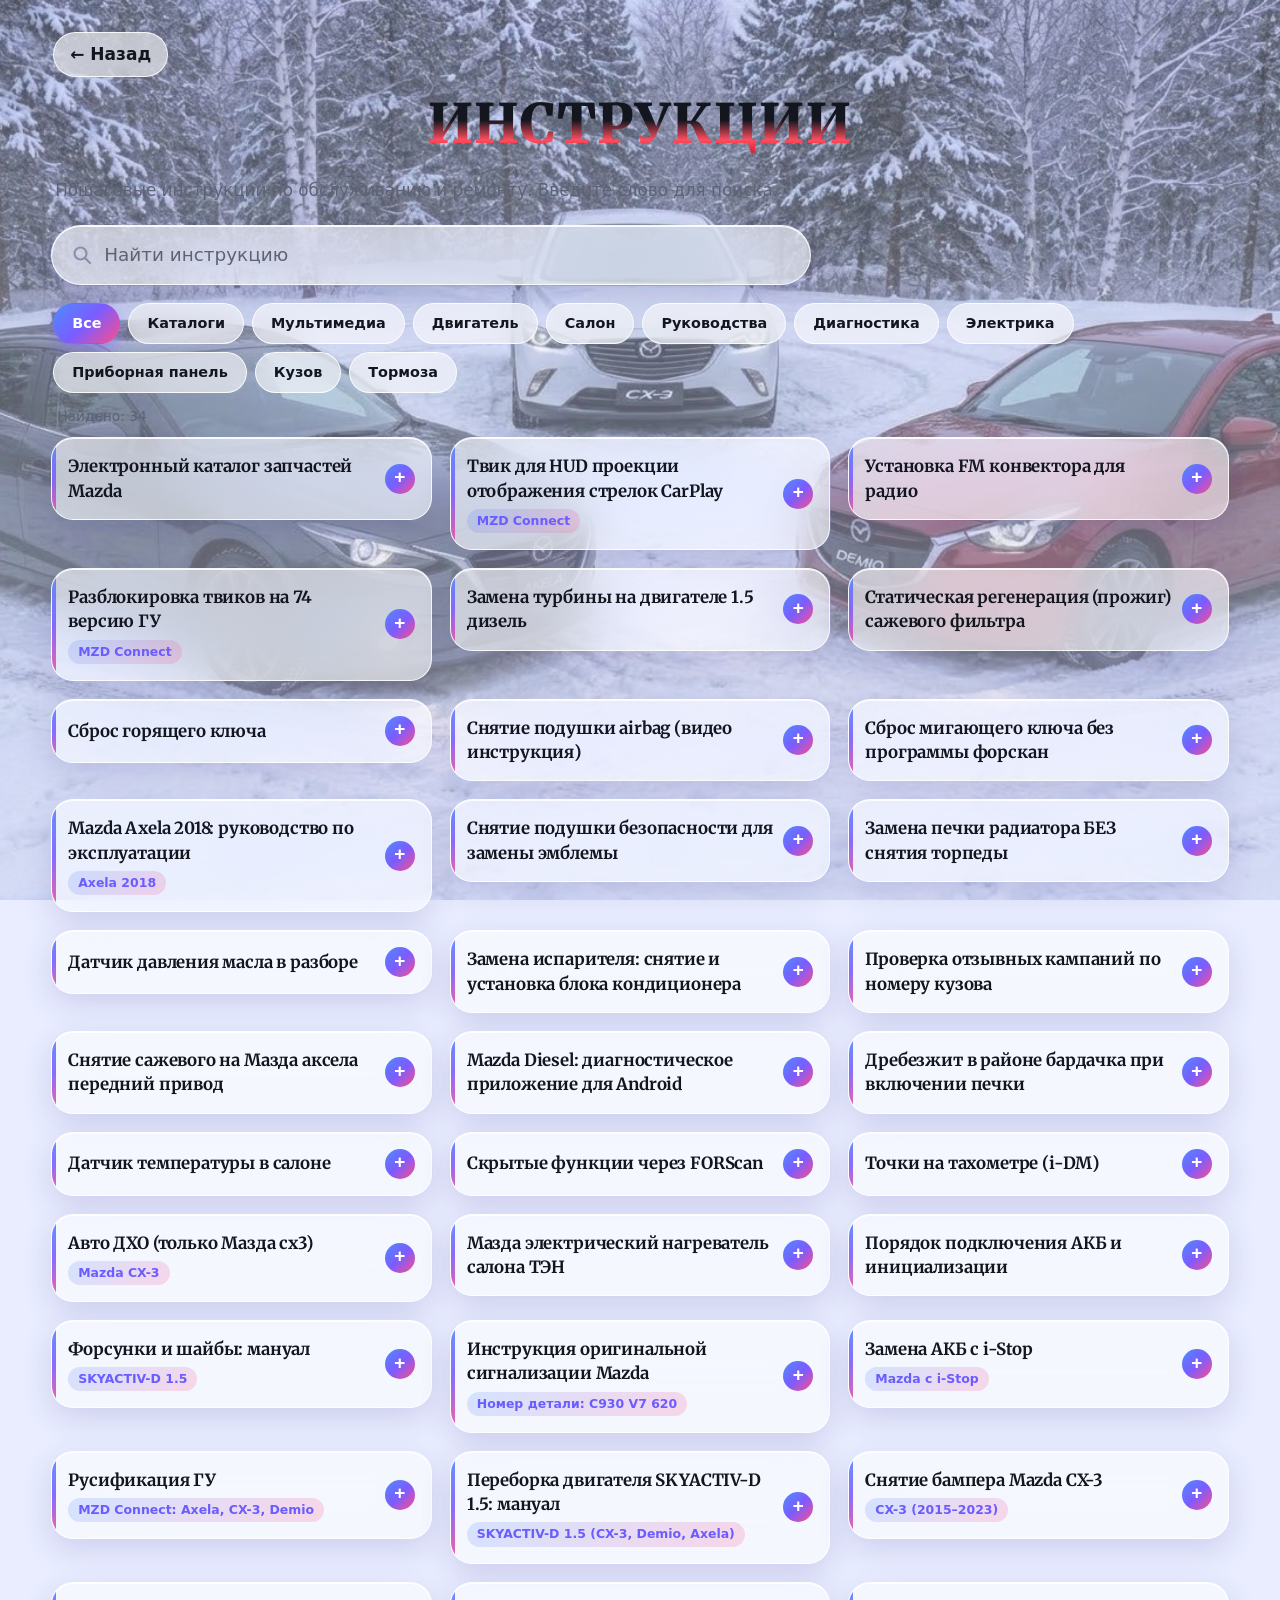
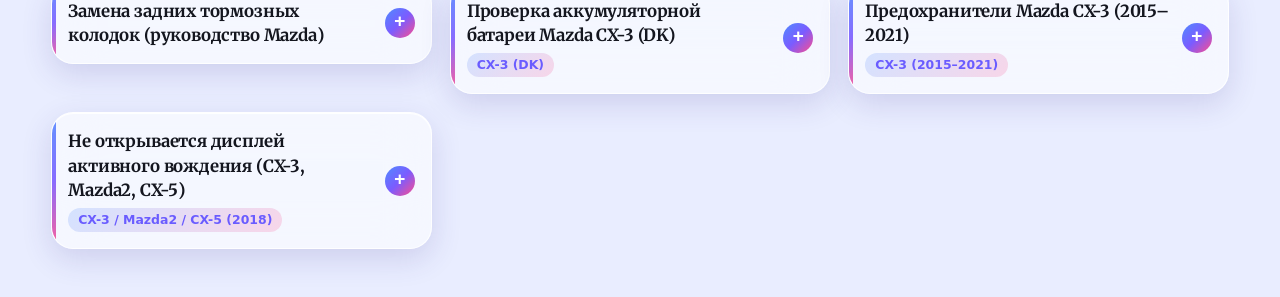
<file: guides.html>
<!DOCTYPE html>
<html lang="ru">
<head>
<meta charset="utf-8">
<meta name="viewport" content="width=device-width,initial-scale=1,viewport-fit=cover">
<title>Mazda Diesel · инструкции</title>
<link rel="preconnect" href="https://fonts.googleapis.com">
<link rel="preconnect" href="https://fonts.gstatic.com" crossorigin>
<link href="https://fonts.googleapis.com/css2?family=Merriweather:wght@400;700;900&display=swap" rel="stylesheet">
<link rel="stylesheet" href="ios-style.css">
</head>
<body>
<main>
<a class="back" href="./">← Назад</a>
<h1 class="brand page"><span class="t">Инструкции</span></h1>
<div class="cars modes" id="modes" hidden role="group" aria-label="Раздел сайта"></div>
<p class="sub" id="sub">Выберите авто, затем введите деталь или номер: «колодки», «фильтр», «KYB».</p>
<div class="cars" id="cars" role="group" aria-label="Авто"></div>
<div class="cars" id="tabs" role="group" aria-label="Раздел" hidden></div>
<input id="q" type="search" placeholder="Что ищем?" autocomplete="off" aria-label="Поиск запчасти">
<div class="sub2" id="carinfo"></div>
<div class="chips" id="cats" role="group" aria-label="Категории"></div>
<div class="count" id="count" aria-live="polite"></div>
<div id="list"></div>
<div class="modal" id="modal" hidden role="dialog" aria-modal="true"><div class="sheet" id="sheet"></div></div>
<p class="foot" id="foot">Неофициальный справочник. Нажмите «Копировать», чтобы скопировать номер. В «Каталог Sidem» (для Axela) есть кнопка «Схема». Перед покупкой сверяйте по VIN: рестайлинг и комплектация меняют деталь.</p>
</main>

<script>window.PAGE_MODE="guides";</script>
<script src="app.js"></script>
</body>
</html>
</file>
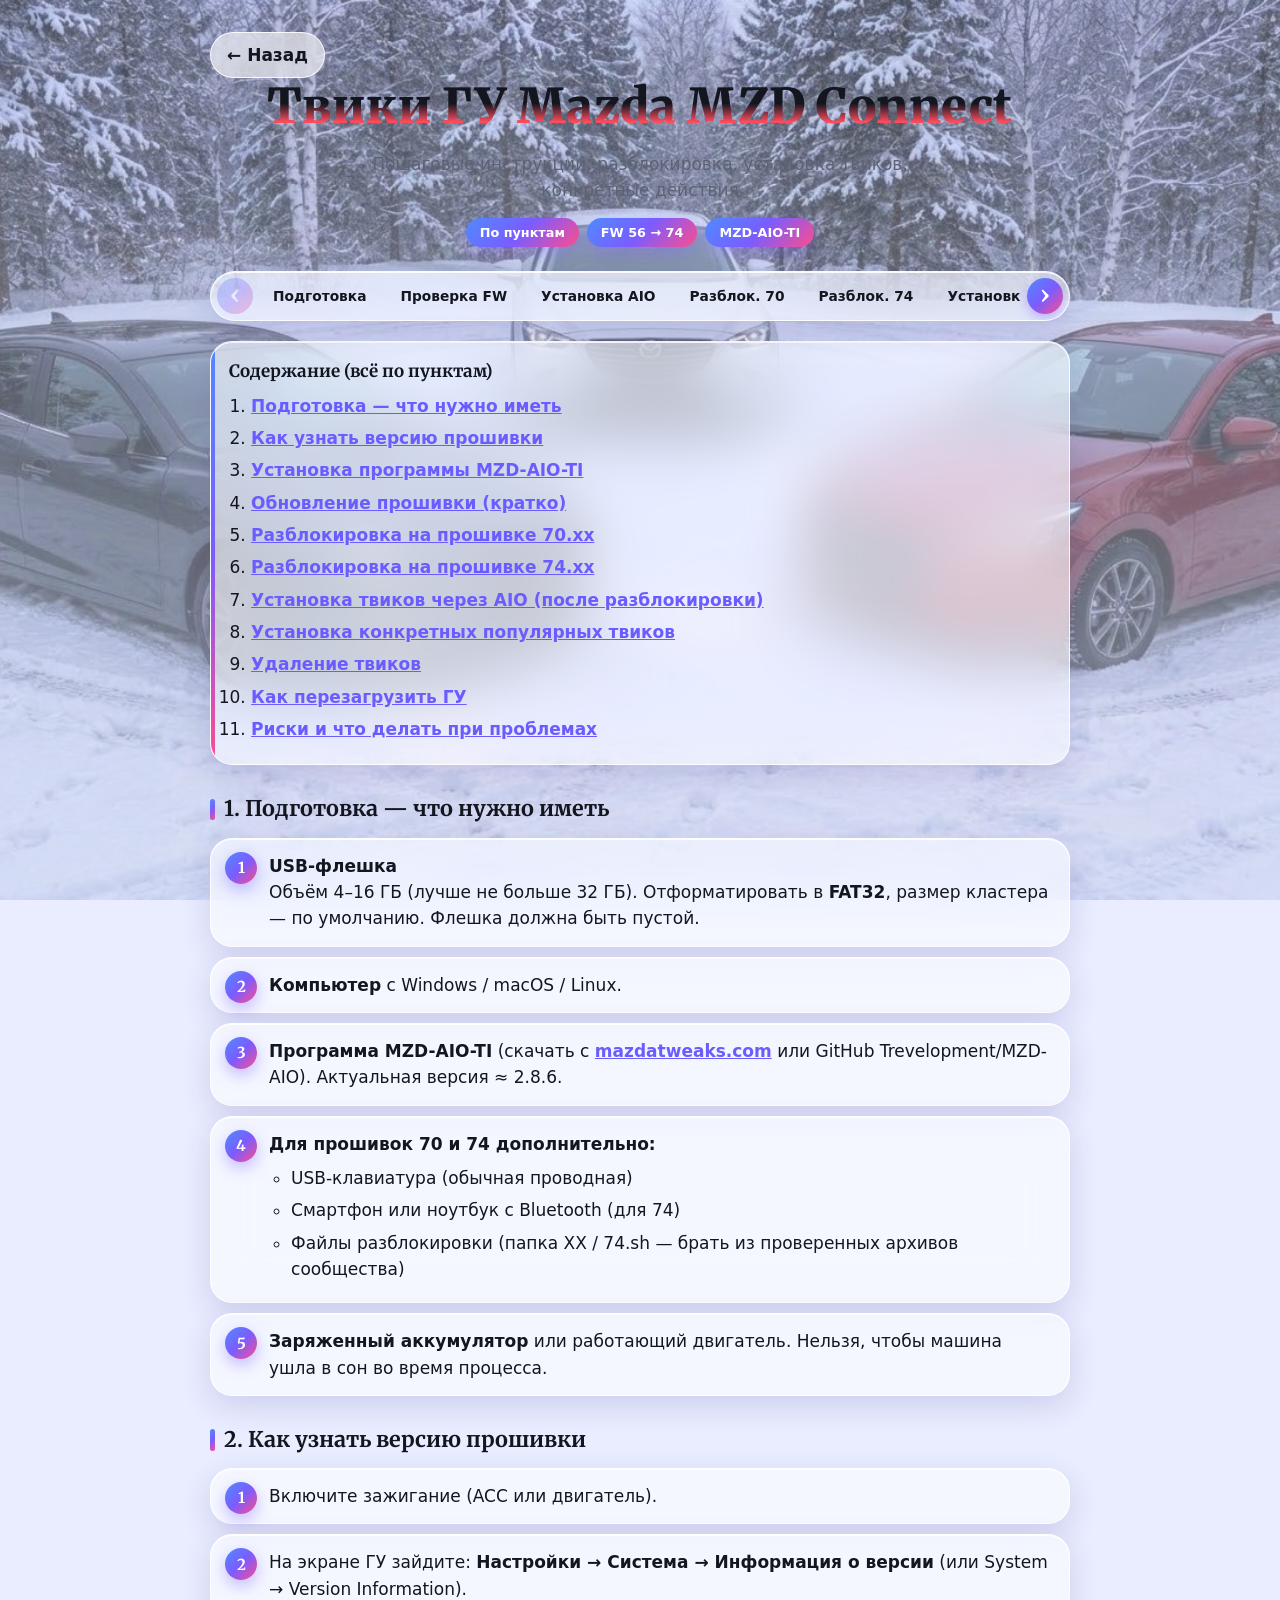
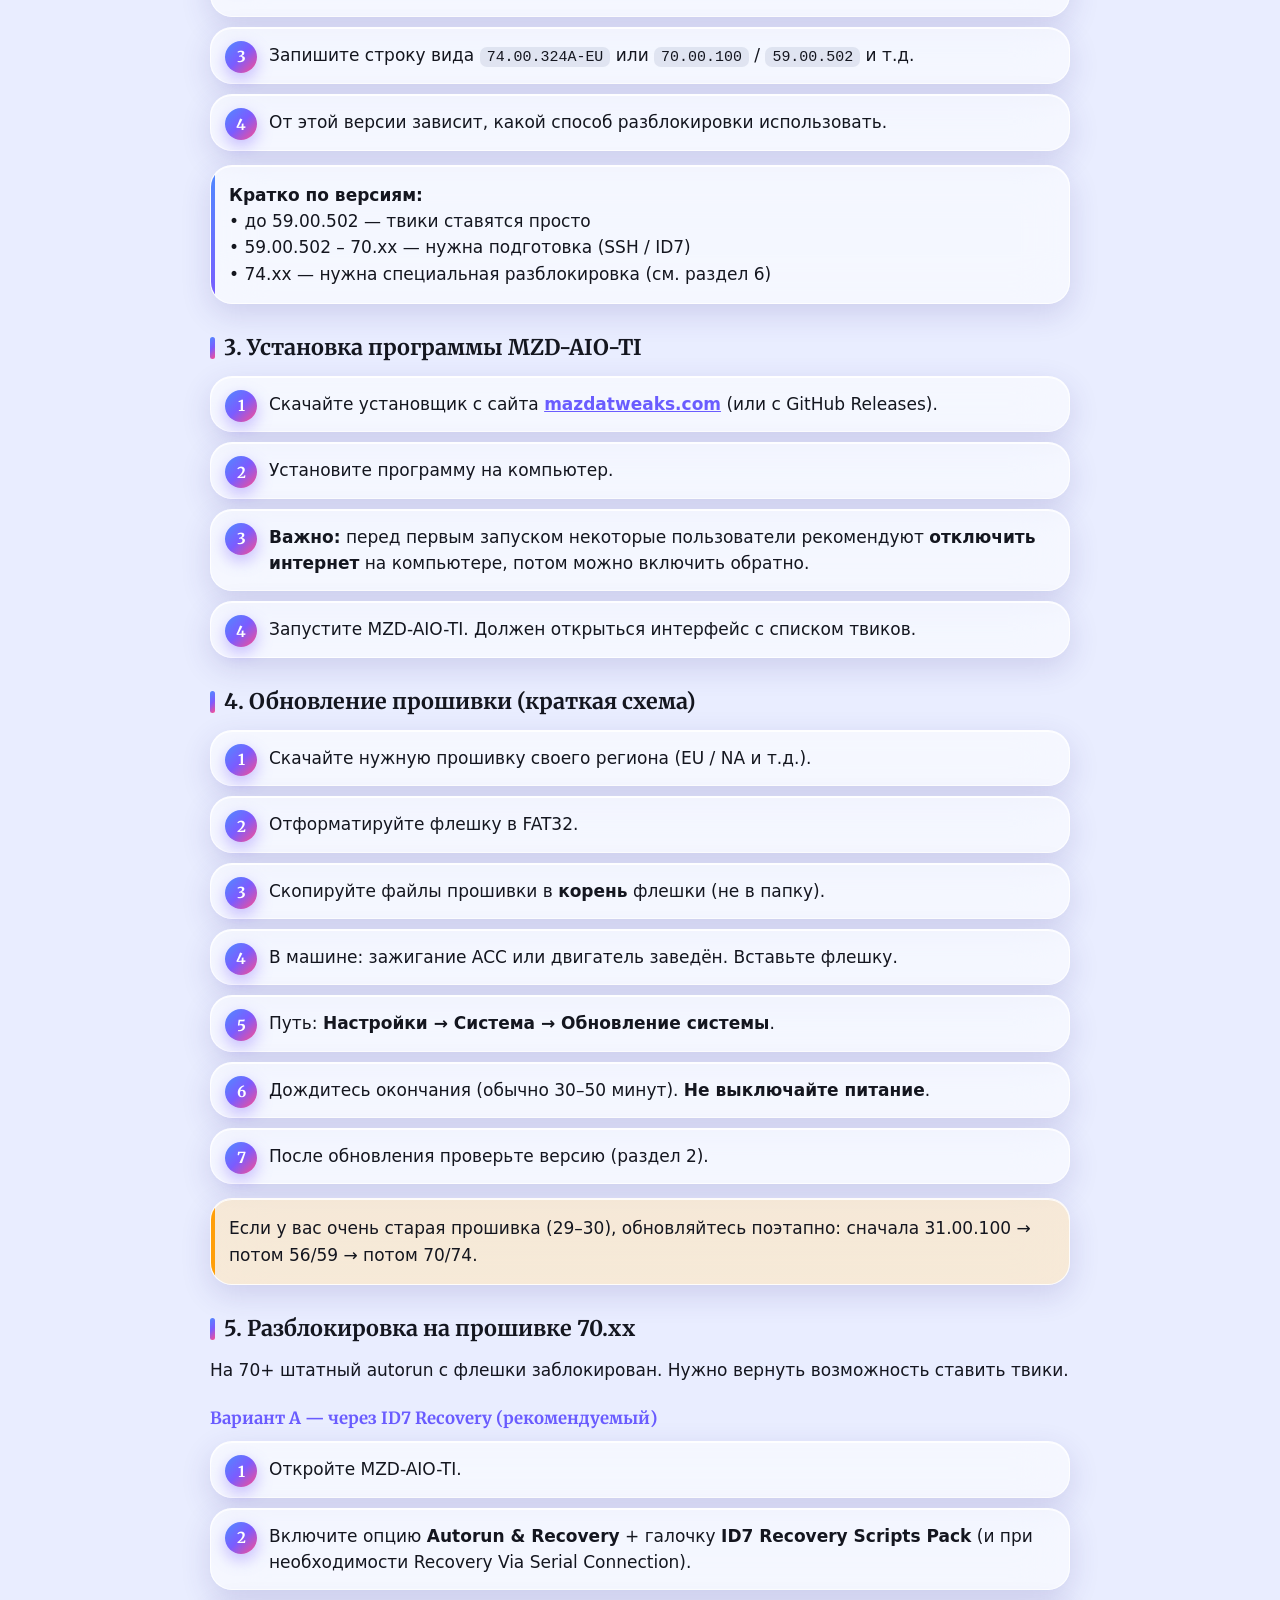
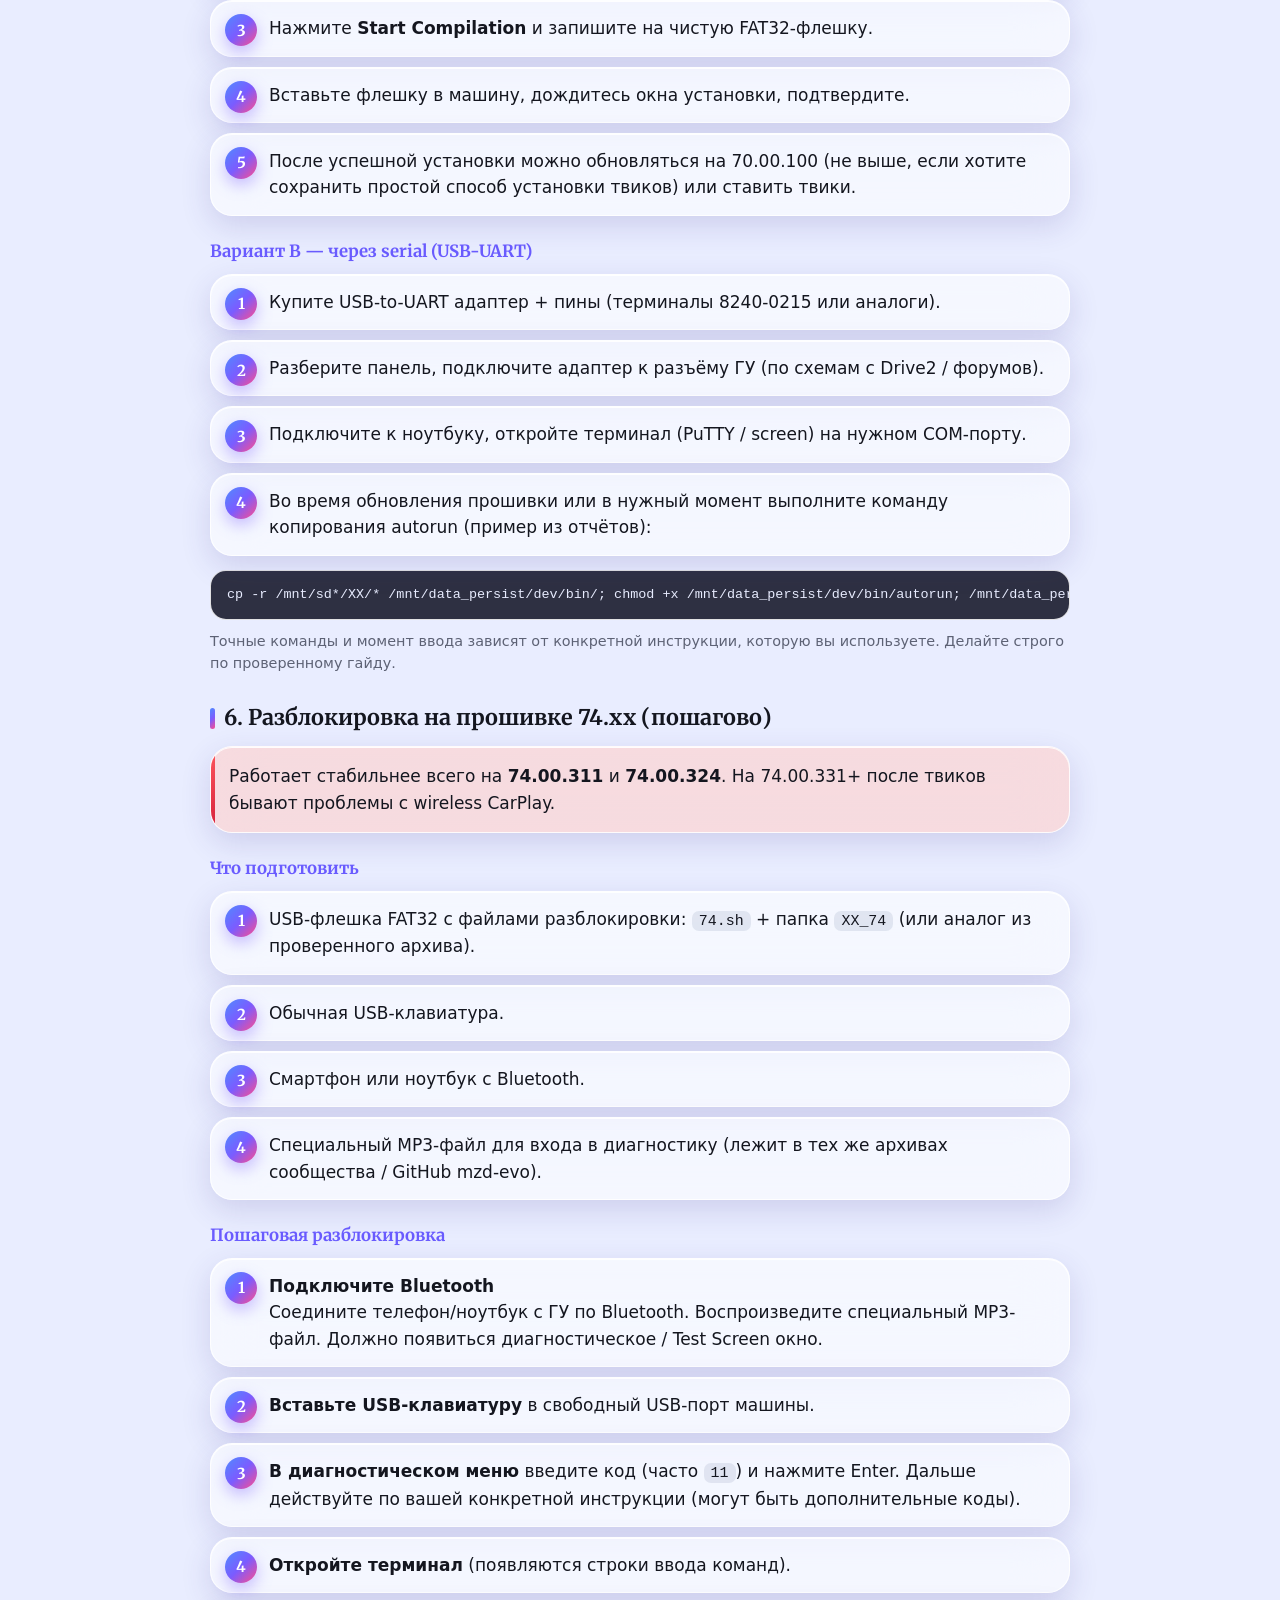
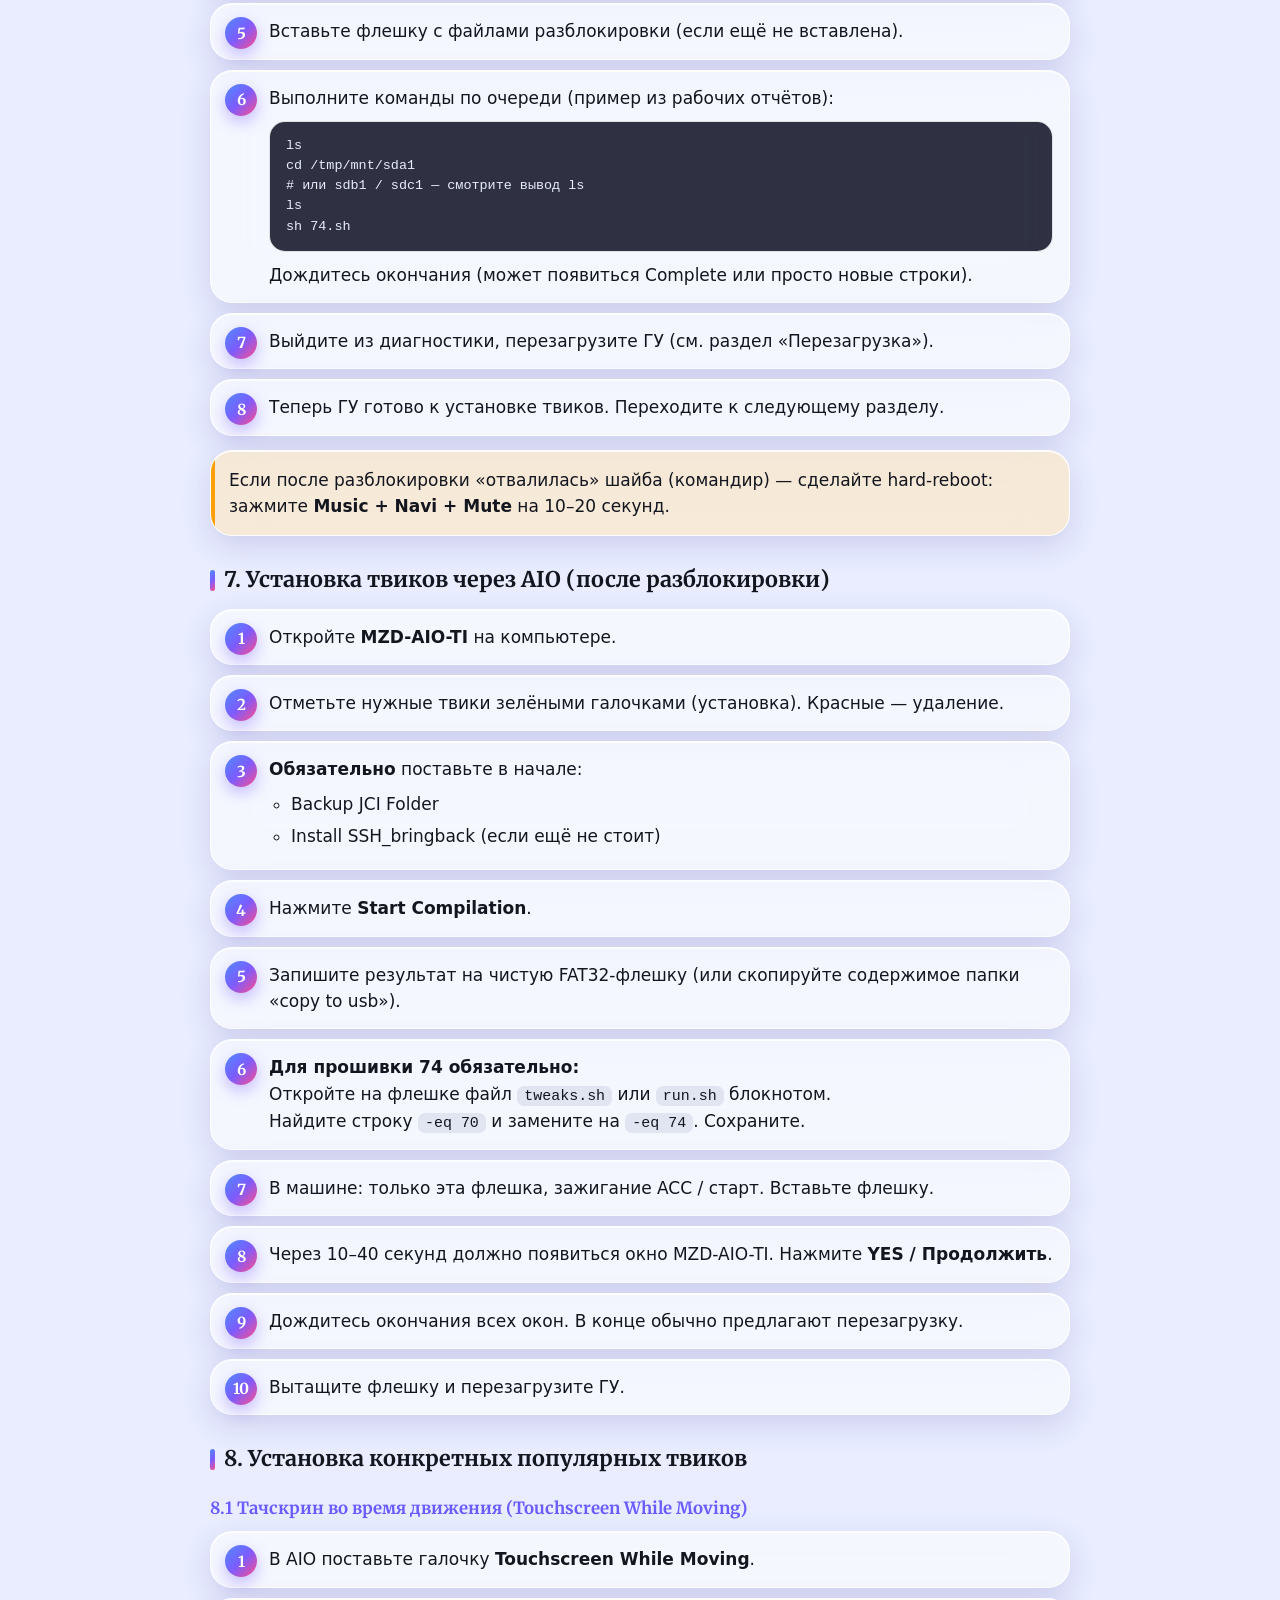
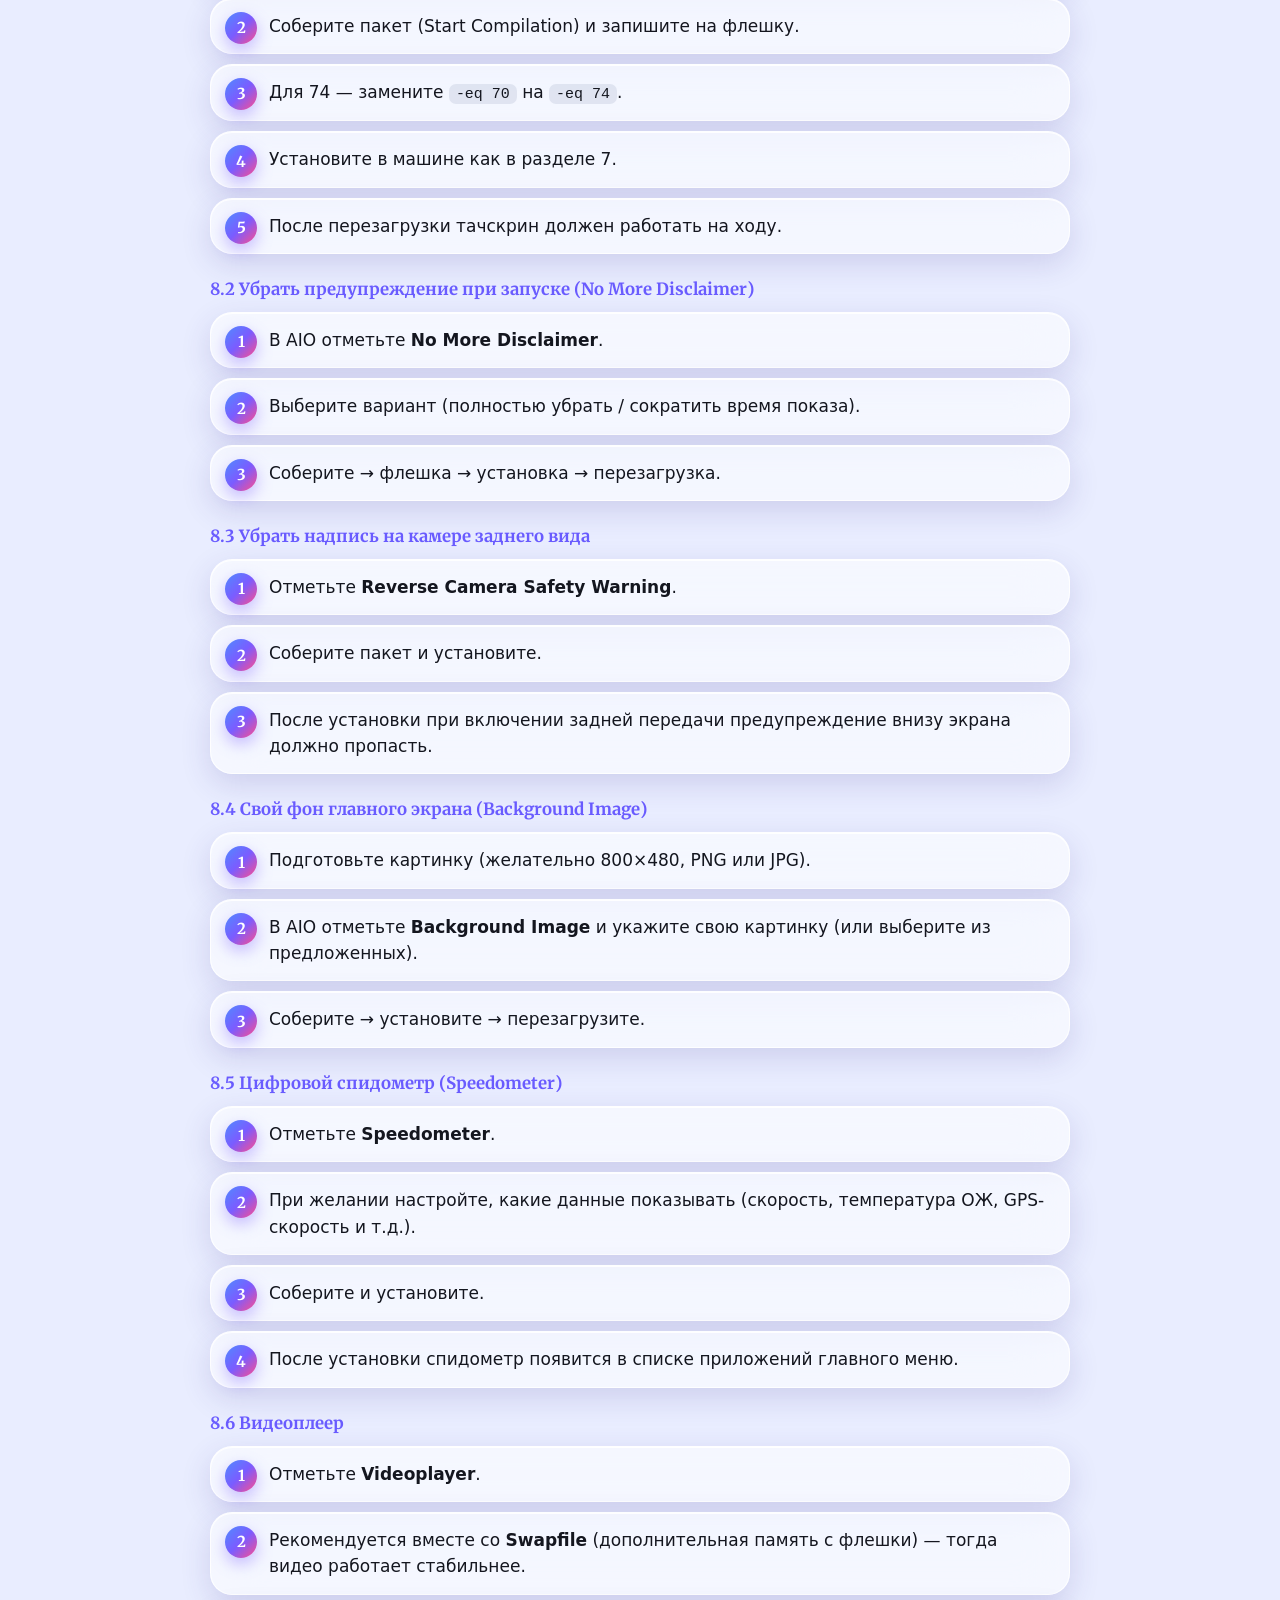
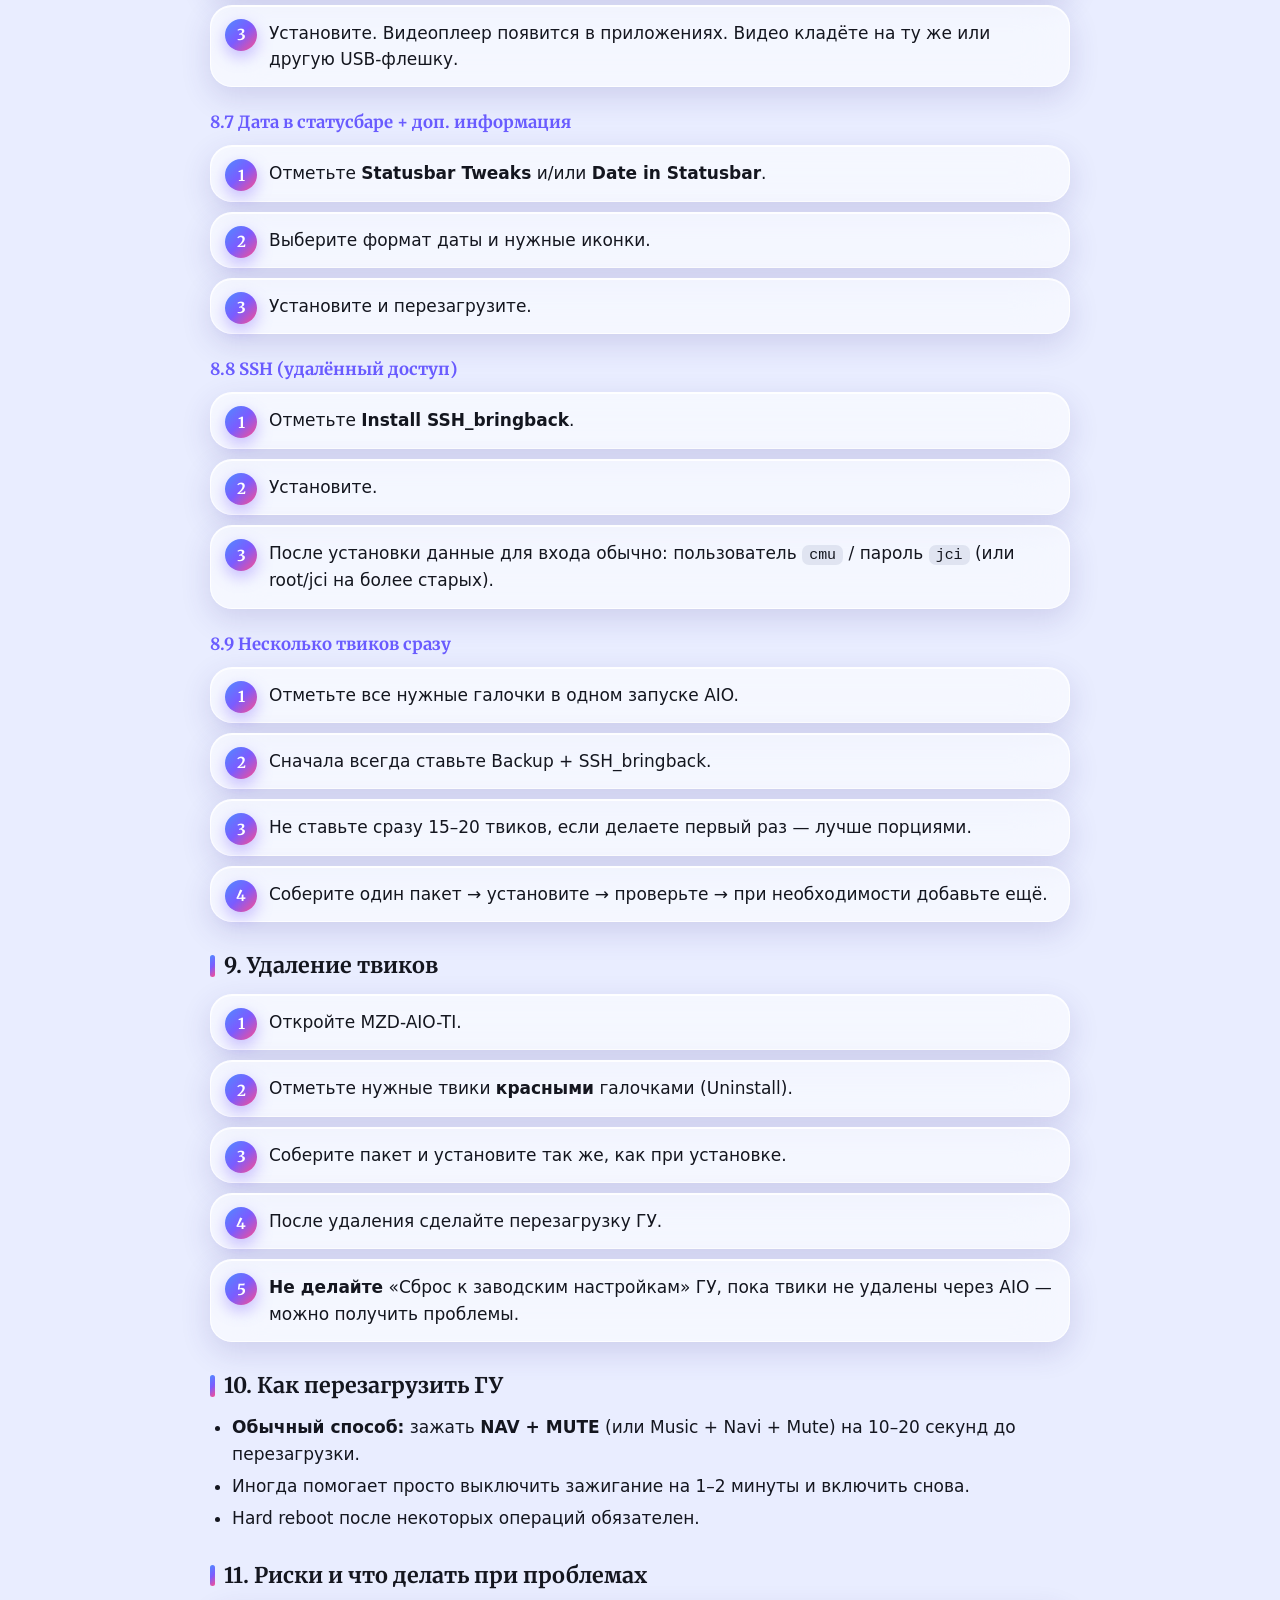
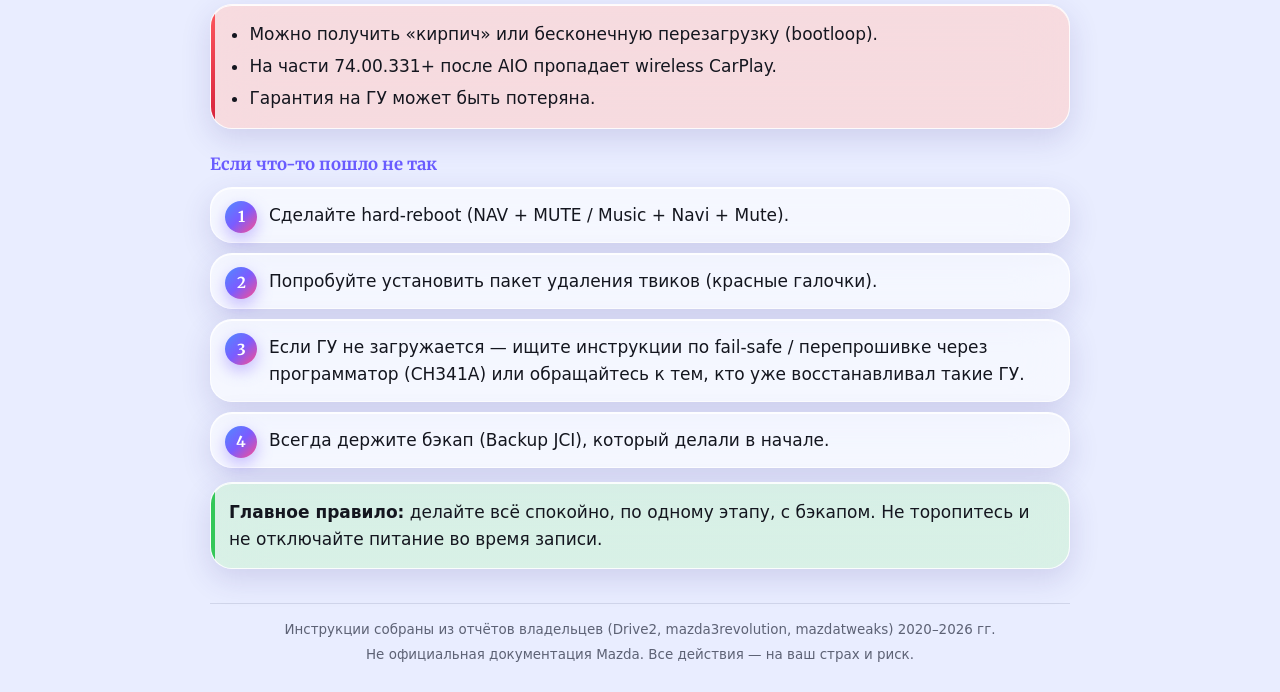
<file: mzd-tweaks.html>
<!DOCTYPE html>
<html lang="ru">
<head>
  <meta charset="UTF-8">
  <meta name="viewport" content="width=device-width, initial-scale=1.0">
  <title>Твики ГУ Mazda MZD Connect — Пошаговые инструкции</title>
  <meta name="theme-color" content="#6a5cff">
  <meta name="description" content="Пошаговые инструкции: разблокировка ГУ Mazda, установка твиков MZD-AIO-TI на прошивки 56/59/70/74, конкретные твики.">
  <link rel="preconnect" href="https://fonts.googleapis.com">
  <link rel="preconnect" href="https://fonts.gstatic.com" crossorigin>
  <link href="https://fonts.googleapis.com/css2?family=Merriweather:wght@400;700;900&display=swap" rel="stylesheet">
  <style>
:root{--bg1:#e9edff;--ink:#14161f;--mute:#5d6275;--glass:rgba(255,255,255,.58);--glass2:rgba(255,255,255,.78);--edge:rgba(255,255,255,.85);--line:rgba(60,70,110,.14);--chip:rgba(120,130,170,.16);--acc:#6a5cff;--dred:#d41f3a;
--grad:linear-gradient(135deg,#4f8bff 0%,#7b5cff 50%,#ff4d8d 100%);--red:linear-gradient(135deg,#ff5a5f,#d41f3a);
--shadow:0 10px 30px rgba(60,50,140,.16),0 1px 0 rgba(255,255,255,.9) inset;--r:22px;--codebg:rgba(20,22,40,.88);--codeink:#e8ecff;
--f-head:"Merriweather",Georgia,"Times New Roman",serif;--mono:ui-monospace,"SF Mono",Consolas,monospace}
@media (prefers-color-scheme:dark){:root{--bg1:#0b0d18;--ink:#f3f4fb;--mute:#a1a6bd;--glass:rgba(34,38,58,.55);--glass2:rgba(48,53,80,.72);--edge:rgba(255,255,255,.14);--line:rgba(255,255,255,.1);--chip:rgba(255,255,255,.1);--acc:#8c7dff;--dred:#ff6a73;
--shadow:0 12px 34px rgba(0,0,0,.45),0 1px 0 rgba(255,255,255,.12) inset;--codebg:rgba(0,0,0,.45)}}
*{box-sizing:border-box;-webkit-tap-highlight-color:transparent}
html{background:var(--bg1);min-height:100%;scroll-behavior:smooth}
html::after{content:"";position:fixed;inset:0;z-index:-2;pointer-events:none;background:linear-gradient(180deg,rgba(233,237,255,.25),rgba(233,237,255,.55)),url(bg.jpg) center/cover no-repeat}
@media (prefers-color-scheme:dark){html::after{background:linear-gradient(180deg,rgba(11,13,24,.55),rgba(11,13,24,.8)),url(bg.jpg) center/cover no-repeat}}
html,body{margin:0}
body{color:var(--ink);font:16px/1.55 -apple-system,BlinkMacSystemFont,"SF Pro Text","Segoe UI",system-ui,sans-serif;padding:max(18px,env(safe-area-inset-top)) 16px max(28px,env(safe-area-inset-bottom));min-height:100vh}
.container{max-width:860px;margin:0 auto}
h1,h2,h3,h4{font-family:var(--f-head)}

/* шапка */
.back{display:inline-flex;align-items:center;gap:6px;padding:9px 16px;border-radius:99px;font-weight:700;text-decoration:none;color:var(--ink);background:var(--glass);border:1px solid var(--edge);-webkit-backdrop-filter:blur(14px);backdrop-filter:blur(14px);transition:transform .25s cubic-bezier(.3,1.4,.5,1)}
.back:active{transform:scale(.94)}
.hero{text-align:center;padding:14px 0 8px}
.brand{font-weight:900;font-size:clamp(1.7rem,6.5vw,3rem);line-height:1.2;letter-spacing:.01em;margin:0 0 12px;color:var(--ink)}
.brand .t{display:inline-block;padding-bottom:.06em;background:linear-gradient(to top,#c8102e 0%,#ff4d5e 28%,var(--ink) 58%);-webkit-background-clip:text;background-clip:text;color:transparent;-webkit-text-fill-color:transparent}
.hero p{color:var(--mute);max-width:620px;margin:0 auto}
.badges{margin-top:14px;display:flex;flex-wrap:wrap;gap:8px;justify-content:center}
.badge{display:inline-block;background:var(--grad);color:#fff;padding:5px 14px;border-radius:99px;font-size:.8rem;font-weight:700;box-shadow:0 6px 16px rgba(123,92,255,.35)}

/* навигация */
nav{position:sticky;top:max(8px,env(safe-area-inset-top));z-index:50;margin:16px 0 0}
nav .container{display:flex;align-items:center;gap:6px;overflow:hidden;padding:6px;background:var(--glass);border:1px solid var(--edge);border-radius:99px;box-shadow:var(--shadow);-webkit-backdrop-filter:blur(26px) saturate(1.8);backdrop-filter:blur(26px) saturate(1.8);scrollbar-width:none}
.navlinks{display:flex;gap:6px;flex:1;min-width:0;overflow-x:auto;scroll-behavior:smooth;scrollbar-width:none}
.navlinks::-webkit-scrollbar{display:none}
.navarrow{display:none;flex:none;width:36px;height:36px;border:0;border-radius:50%;background:var(--grad);color:#fff;font:700 1.5rem/1 var(--f-head);cursor:pointer;padding:0 0 3px;align-items:center;justify-content:center;box-shadow:0 4px 12px rgba(123,92,255,.4);transition:transform .2s cubic-bezier(.3,1.4,.5,1),opacity .2s}
.navarrow:active{transform:scale(.9)}
.navarrow:disabled{opacity:.3;cursor:default;box-shadow:none}
.navarrow[hidden]{display:none!important}
@media (min-width:900px){.navarrow{display:flex}}
nav a{flex:none;color:var(--ink);text-decoration:none;font-size:.86rem;font-weight:600;padding:7px 14px;border-radius:99px;transition:background .2s,transform .2s cubic-bezier(.3,1.4,.5,1)}
nav a:hover{background:var(--chip)}
nav a:active{transform:scale(.94)}

/* разделы */
main.container{padding-top:6px}
section{margin:30px 0;scroll-margin-top:84px}
h2{font-weight:700;font-size:1.35rem;line-height:1.3;margin:0 0 14px;padding-left:14px;position:relative}
h2::before{content:"";position:absolute;left:0;top:.15em;bottom:.15em;width:5px;border-radius:9px;background:var(--grad)}
h3{font-weight:700;font-size:1.05rem;margin:22px 0 10px;color:var(--acc)}
h4{font-weight:700;font-size:1rem;margin:16px 0 8px}
p{margin:0 0 10px}
ul,ol{padding-left:1.3em;margin:0 0 12px}
li{margin-bottom:6px}
a{color:var(--acc);font-weight:600;word-break:break-word}

/* стеклянные блоки */
.card,.toc,.steps>li{background:var(--glass);border:1px solid var(--edge);border-radius:var(--r);box-shadow:var(--shadow);-webkit-backdrop-filter:blur(26px) saturate(1.8);backdrop-filter:blur(26px) saturate(1.8)}
.card,.toc{padding:16px 18px;margin:14px 0;position:relative;overflow:hidden}
.card::before,.toc::before{content:"";position:absolute;left:0;top:0;bottom:0;width:4px;background:var(--grad)}
.card.info::before{background:linear-gradient(180deg,#4f8bff,#7b5cff)}
.card.warn{background:linear-gradient(rgba(255,159,10,.16),rgba(255,159,10,.16)),var(--glass)}
.card.warn::before{background:#ff9f0a}
.card.danger{background:linear-gradient(rgba(255,69,58,.16),rgba(255,69,58,.16)),var(--glass)}
.card.danger::before{background:var(--red)}
.card.success{background:linear-gradient(rgba(52,199,89,.15),rgba(52,199,89,.15)),var(--glass)}
.card.success::before{background:#34c759}
.card ul{margin:0;padding-left:1.2em}
.card li:last-child{margin-bottom:0}
.toc ol{margin:8px 0 0}
.toc strong{font-family:var(--f-head)}

/* шаги */
.steps{counter-reset:step;list-style:none;padding:0;margin:0 0 14px}
.steps>li{position:relative;padding:14px 16px 14px 58px;margin-bottom:10px;animation:rise .5s cubic-bezier(.2,.9,.3,1) backwards}
.steps>li::before{counter-increment:step;content:counter(step);position:absolute;left:14px;top:13px;width:32px;height:32px;display:flex;align-items:center;justify-content:center;border-radius:50%;background:var(--grad);color:#fff;font:700 .95rem/1 var(--f-head);box-shadow:0 6px 16px rgba(123,92,255,.4)}
.steps>li ul{margin:8px 0 0}
.steps>li:last-child{margin-bottom:0}
@keyframes rise{from{opacity:0;transform:translateY(12px) scale(.98)}to{opacity:1;transform:none}}

/* код */
code,.mono{font-family:var(--mono);background:var(--chip);padding:2px 7px;border-radius:7px;font-size:.88em;word-break:break-word}
pre{background:var(--codebg);color:var(--codeink);border-radius:16px;padding:14px 16px;overflow-x:auto;font:.84rem/1.5 var(--mono);margin:10px 0;border:1px solid var(--edge)}
pre code{background:none;padding:0}
.note{font-size:.9rem;color:var(--mute);margin-top:6px}
.footer{text-align:center;color:var(--mute);font-size:.84rem;margin-top:34px;padding-top:16px;border-top:1px solid var(--line)}
.footer p{margin:0 0 4px}
@media (min-width:900px){body{font-size:17px;padding-left:clamp(24px,4vw,64px);padding-right:clamp(24px,4vw,64px)}}
@media (prefers-reduced-motion:reduce){*,*::before,*::after{animation:none!important;transition:none!important}html{scroll-behavior:auto}}
</style>
</head>
<body>
  <header class="hero">
    <div class="container">
      <div style="text-align:left"><a class="back" href="./">← Назад</a></div>
      <h1 class="brand"><span class="t">Твики ГУ Mazda MZD Connect</span></h1>
      <p>Пошаговые инструкции: разблокировка, установка твиков, конкретные действия</p>
      <div class="badges">
        <span class="badge">По пунктам</span>
        <span class="badge">FW 56 → 74</span>
        <span class="badge">MZD-AIO-TI</span>
      </div>
    </div>
  </header>

  <nav>
    <div class="container">
      <button class="navarrow" id="navPrev" type="button" aria-label="Прокрутить влево">‹</button>
      <div class="navlinks" id="navLinks">
        <a href="#prepare">Подготовка</a>
      <a href="#check-fw">Проверка FW</a>
      <a href="#aio">Установка AIO</a>
      <a href="#unlock70">Разблок. 70</a>
      <a href="#unlock74">Разблок. 74</a>
      <a href="#install-tweaks">Установка твиков</a>
      <a href="#popular">Конкретные твики</a>
      <a href="#remove">Удаление</a>
      <a href="#reboot">Перезагрузка</a>
      <a href="#risks">Риски</a>
      </div>
      <button class="navarrow" id="navNext" type="button" aria-label="Прокрутить вправо">›</button>
    </div>
  </nav>

  <main class="container">

    <div class="toc">
      <strong>Содержание (всё по пунктам)</strong>
      <ol>
        <li><a href="#prepare">Подготовка — что нужно иметь</a></li>
        <li><a href="#check-fw">Как узнать версию прошивки</a></li>
        <li><a href="#aio">Установка программы MZD-AIO-TI</a></li>
        <li><a href="#fw-update">Обновление прошивки (кратко)</a></li>
        <li><a href="#unlock70">Разблокировка на прошивке 70.xx</a></li>
        <li><a href="#unlock74">Разблокировка на прошивке 74.xx</a></li>
        <li><a href="#install-tweaks">Установка твиков через AIO (после разблокировки)</a></li>
        <li><a href="#popular">Установка конкретных популярных твиков</a></li>
        <li><a href="#remove">Удаление твиков</a></li>
        <li><a href="#reboot">Как перезагрузить ГУ</a></li>
        <li><a href="#risks">Риски и что делать при проблемах</a></li>
      </ol>
    </div>

    <!-- ========== 1. ПОДГОТОВКА ========== -->
    <section id="prepare">
      <h2>1. Подготовка — что нужно иметь</h2>
      <ol class="steps">
        <li>
          <strong>USB-флешка</strong><br>
          Объём 4–16 ГБ (лучше не больше 32 ГБ). Отформатировать в <strong>FAT32</strong>, размер кластера — по умолчанию. Флешка должна быть пустой.
        </li>
        <li>
          <strong>Компьютер</strong> с Windows / macOS / Linux.
        </li>
        <li>
          <strong>Программа MZD-AIO-TI</strong> (скачать с <a href="https://mazdatweaks.com/" target="_blank">mazdatweaks.com</a> или GitHub Trevelopment/MZD-AIO). Актуальная версия ≈ 2.8.6.
        </li>
        <li>
          <strong>Для прошивок 70 и 74 дополнительно:</strong>
          <ul>
            <li>USB-клавиатура (обычная проводная)</li>
            <li>Смартфон или ноутбук с Bluetooth (для 74)</li>
            <li>Файлы разблокировки (папка XX / 74.sh — брать из проверенных архивов сообщества)</li>
          </ul>
        </li>
        <li>
          <strong>Заряженный аккумулятор</strong> или работающий двигатель. Нельзя, чтобы машина ушла в сон во время процесса.
        </li>
      </ol>
    </section>

    <!-- ========== 2. ПРОВЕРКА FW ========== -->
    <section id="check-fw">
      <h2>2. Как узнать версию прошивки</h2>
      <ol class="steps">
        <li>Включите зажигание (ACC или двигатель).</li>
        <li>На экране ГУ зайдите: <strong>Настройки → Система → Информация о версии</strong> (или System → Version Information).</li>
        <li>Запишите строку вида <code>74.00.324A-EU</code> или <code>70.00.100</code> / <code>59.00.502</code> и т.д.</li>
        <li>От этой версии зависит, какой способ разблокировки использовать.</li>
      </ol>
      <div class="card info">
        <strong>Кратко по версиям:</strong><br>
        • до 59.00.502 — твики ставятся просто<br>
        • 59.00.502 – 70.xx — нужна подготовка (SSH / ID7)<br>
        • 74.xx — нужна специальная разблокировка (см. раздел 6)
      </div>
    </section>

    <!-- ========== 3. УСТАНОВКА AIO ========== -->
    <section id="aio">
      <h2>3. Установка программы MZD-AIO-TI</h2>
      <ol class="steps">
        <li>Скачайте установщик с сайта <a href="https://mazdatweaks.com/" target="_blank">mazdatweaks.com</a> (или с GitHub Releases).</li>
        <li>Установите программу на компьютер.</li>
        <li><strong>Важно:</strong> перед первым запуском некоторые пользователи рекомендуют <strong>отключить интернет</strong> на компьютере, потом можно включить обратно.</li>
        <li>Запустите MZD-AIO-TI. Должен открыться интерфейс с списком твиков.</li>
      </ol>
    </section>

    <!-- ========== 4. ОБНОВЛЕНИЕ ПРОШИВКИ ========== -->
    <section id="fw-update">
      <h2>4. Обновление прошивки (краткая схема)</h2>
      <ol class="steps">
        <li>Скачайте нужную прошивку своего региона (EU / NA и т.д.).</li>
        <li>Отформатируйте флешку в FAT32.</li>
        <li>Скопируйте файлы прошивки в <strong>корень</strong> флешки (не в папку).</li>
        <li>В машине: зажигание ACC или двигатель заведён. Вставьте флешку.</li>
        <li>Путь: <strong>Настройки → Система → Обновление системы</strong>.</li>
        <li>Дождитесь окончания (обычно 30–50 минут). <strong>Не выключайте питание</strong>.</li>
        <li>После обновления проверьте версию (раздел 2).</li>
      </ol>
      <div class="card warn">
        Если у вас очень старая прошивка (29–30), обновляйтесь поэтапно: сначала 31.00.100 → потом 56/59 → потом 70/74.
      </div>
    </section>

    <!-- ========== 5. РАЗБЛОКИРОВКА 70 ========== -->
    <section id="unlock70">
      <h2>5. Разблокировка на прошивке 70.xx</h2>
      <p>На 70+ штатный autorun с флешки заблокирован. Нужно вернуть возможность ставить твики.</p>

      <h3>Вариант A — через ID7 Recovery (рекомендуемый)</h3>
      <ol class="steps">
        <li>Откройте MZD-AIO-TI.</li>
        <li>Включите опцию <strong>Autorun & Recovery</strong> + галочку <strong>ID7 Recovery Scripts Pack</strong> (и при необходимости Recovery Via Serial Connection).</li>
        <li>Нажмите <strong>Start Compilation</strong> и запишите на чистую FAT32-флешку.</li>
        <li>Вставьте флешку в машину, дождитесь окна установки, подтвердите.</li>
        <li>После успешной установки можно обновляться на 70.00.100 (не выше, если хотите сохранить простой способ установки твиков) или ставить твики.</li>
      </ol>

      <h3>Вариант B — через serial (USB-UART)</h3>
      <ol class="steps">
        <li>Купите USB-to-UART адаптер + пины (терминалы 8240-0215 или аналоги).</li>
        <li>Разберите панель, подключите адаптер к разъёму ГУ (по схемам с Drive2 / форумов).</li>
        <li>Подключите к ноутбуку, откройте терминал (PuTTY / screen) на нужном COM-порту.</li>
        <li>Во время обновления прошивки или в нужный момент выполните команду копирования autorun (пример из отчётов):</li>
      </ol>
      <pre>cp -r /mnt/sd*/XX/* /mnt/data_persist/dev/bin/; chmod +x /mnt/data_persist/dev/bin/autorun; /mnt/data_persist/dev/bin/autorun</pre>
      <p class="note">Точные команды и момент ввода зависят от конкретной инструкции, которую вы используете. Делайте строго по проверенному гайду.</p>
    </section>

    <!-- ========== 6. РАЗБЛОКИРОВКА 74 ========== -->
    <section id="unlock74">
      <h2>6. Разблокировка на прошивке 74.xx (пошагово)</h2>
      <div class="card danger">
        Работает стабильнее всего на <strong>74.00.311</strong> и <strong>74.00.324</strong>. На 74.00.331+ после твиков бывают проблемы с wireless CarPlay.
      </div>

      <h3>Что подготовить</h3>
      <ol class="steps">
        <li>USB-флешка FAT32 с файлами разблокировки: <code>74.sh</code> + папка <code>XX_74</code> (или аналог из проверенного архива).</li>
        <li>Обычная USB-клавиатура.</li>
        <li>Смартфон или ноутбук с Bluetooth.</li>
        <li>Специальный MP3-файл для входа в диагностику (лежит в тех же архивах сообщества / GitHub mzd-evo).</li>
      </ol>

      <h3>Пошаговая разблокировка</h3>
      <ol class="steps">
        <li>
          <strong>Подключите Bluetooth</strong><br>
          Соедините телефон/ноутбук с ГУ по Bluetooth. Воспроизведите специальный MP3-файл. Должно появиться диагностическое / Test Screen окно.
        </li>
        <li>
          <strong>Вставьте USB-клавиатуру</strong> в свободный USB-порт машины.
        </li>
        <li>
          <strong>В диагностическом меню</strong> введите код (часто <code>11</code>) и нажмите Enter. Дальше действуйте по вашей конкретной инструкции (могут быть дополнительные коды).
        </li>
        <li>
          <strong>Откройте терминал</strong> (появляются строки ввода команд).
        </li>
        <li>
          Вставьте флешку с файлами разблокировки (если ещё не вставлена).
        </li>
        <li>
          Выполните команды по очереди (пример из рабочих отчётов):
          <pre>ls
cd /tmp/mnt/sda1
# или sdb1 / sdc1 — смотрите вывод ls
ls
sh 74.sh</pre>
          Дождитесь окончания (может появиться Complete или просто новые строки).
        </li>
        <li>
          Выйдите из диагностики, перезагрузите ГУ (см. раздел «Перезагрузка»).
        </li>
        <li>
          Теперь ГУ готово к установке твиков. Переходите к следующему разделу.
        </li>
      </ol>
      <div class="card warn">
        Если после разблокировки «отвалилась» шайба (командир) — сделайте hard-reboot: зажмите <strong>Music + Navi + Mute</strong> на 10–20 секунд.
      </div>
    </section>

    <!-- ========== 7. УСТАНОВКА ТВИКОВ ========== -->
    <section id="install-tweaks">
      <h2>7. Установка твиков через AIO (после разблокировки)</h2>
      <ol class="steps">
        <li>Откройте <strong>MZD-AIO-TI</strong> на компьютере.</li>
        <li>Отметьте нужные твики зелёными галочками (установка). Красные — удаление.</li>
        <li><strong>Обязательно</strong> поставьте в начале:
          <ul>
            <li>Backup JCI Folder</li>
            <li>Install SSH_bringback (если ещё не стоит)</li>
          </ul>
        </li>
        <li>Нажмите <strong>Start Compilation</strong>.</li>
        <li>Запишите результат на чистую FAT32-флешку (или скопируйте содержимое папки «copy to usb»).</li>
        <li>
          <strong>Для прошивки 74 обязательно:</strong><br>
          Откройте на флешке файл <code>tweaks.sh</code> или <code>run.sh</code> блокнотом.<br>
          Найдите строку <code>-eq 70</code> и замените на <code>-eq 74</code>. Сохраните.
        </li>
        <li>В машине: только эта флешка, зажигание ACC / старт. Вставьте флешку.</li>
        <li>Через 10–40 секунд должно появиться окно MZD-AIO-TI. Нажмите <strong>YES / Продолжить</strong>.</li>
        <li>Дождитесь окончания всех окон. В конце обычно предлагают перезагрузку.</li>
        <li>Вытащите флешку и перезагрузите ГУ.</li>
      </ol>
    </section>

    <!-- ========== 8. КОНКРЕТНЫЕ ТВИКИ ========== -->
    <section id="popular">
      <h2>8. Установка конкретных популярных твиков</h2>

      <h3>8.1 Тачскрин во время движения (Touchscreen While Moving)</h3>
      <ol class="steps">
        <li>В AIO поставьте галочку <strong>Touchscreen While Moving</strong>.</li>
        <li>Соберите пакет (Start Compilation) и запишите на флешку.</li>
        <li>Для 74 — замените <code>-eq 70</code> на <code>-eq 74</code>.</li>
        <li>Установите в машине как в разделе 7.</li>
        <li>После перезагрузки тачскрин должен работать на ходу.</li>
      </ol>

      <h3>8.2 Убрать предупреждение при запуске (No More Disclaimer)</h3>
      <ol class="steps">
        <li>В AIO отметьте <strong>No More Disclaimer</strong>.</li>
        <li>Выберите вариант (полностью убрать / сократить время показа).</li>
        <li>Соберите → флешка → установка → перезагрузка.</li>
      </ol>

      <h3>8.3 Убрать надпись на камере заднего вида</h3>
      <ol class="steps">
        <li>Отметьте <strong>Reverse Camera Safety Warning</strong>.</li>
        <li>Соберите пакет и установите.</li>
        <li>После установки при включении задней передачи предупреждение внизу экрана должно пропасть.</li>
      </ol>

      <h3>8.4 Свой фон главного экрана (Background Image)</h3>
      <ol class="steps">
        <li>Подготовьте картинку (желательно 800×480, PNG или JPG).</li>
        <li>В AIO отметьте <strong>Background Image</strong> и укажите свою картинку (или выберите из предложенных).</li>
        <li>Соберите → установите → перезагрузите.</li>
      </ol>

      <h3>8.5 Цифровой спидометр (Speedometer)</h3>
      <ol class="steps">
        <li>Отметьте <strong>Speedometer</strong>.</li>
        <li>При желании настройте, какие данные показывать (скорость, температура ОЖ, GPS-скорость и т.д.).</li>
        <li>Соберите и установите.</li>
        <li>После установки спидометр появится в списке приложений главного меню.</li>
      </ol>

      <h3>8.6 Видеоплеер</h3>
      <ol class="steps">
        <li>Отметьте <strong>Videoplayer</strong>.</li>
        <li>Рекомендуется вместе со <strong>Swapfile</strong> (дополнительная память с флешки) — тогда видео работает стабильнее.</li>
        <li>Установите. Видеоплеер появится в приложениях. Видео кладёте на ту же или другую USB-флешку.</li>
      </ol>

      <h3>8.7 Дата в статусбаре + доп. информация</h3>
      <ol class="steps">
        <li>Отметьте <strong>Statusbar Tweaks</strong> и/или <strong>Date in Statusbar</strong>.</li>
        <li>Выберите формат даты и нужные иконки.</li>
        <li>Установите и перезагрузите.</li>
      </ol>

      <h3>8.8 SSH (удалённый доступ)</h3>
      <ol class="steps">
        <li>Отметьте <strong>Install SSH_bringback</strong>.</li>
        <li>Установите.</li>
        <li>После установки данные для входа обычно: пользователь <code>cmu</code> / пароль <code>jci</code> (или root/jci на более старых).</li>
      </ol>

      <h3>8.9 Несколько твиков сразу</h3>
      <ol class="steps">
        <li>Отметьте все нужные галочки в одном запуске AIO.</li>
        <li>Сначала всегда ставьте Backup + SSH_bringback.</li>
        <li>Не ставьте сразу 15–20 твиков, если делаете первый раз — лучше порциями.</li>
        <li>Соберите один пакет → установите → проверьте → при необходимости добавьте ещё.</li>
      </ol>
    </section>

    <!-- ========== 9. УДАЛЕНИЕ ========== -->
    <section id="remove">
      <h2>9. Удаление твиков</h2>
      <ol class="steps">
        <li>Откройте MZD-AIO-TI.</li>
        <li>Отметьте нужные твики <strong>красными</strong> галочками (Uninstall).</li>
        <li>Соберите пакет и установите так же, как при установке.</li>
        <li>После удаления сделайте перезагрузку ГУ.</li>
        <li><strong>Не делайте</strong> «Сброс к заводским настройкам» ГУ, пока твики не удалены через AIO — можно получить проблемы.</li>
      </ol>
    </section>

    <!-- ========== 10. ПЕРЕЗАГРУЗКА ========== -->
    <section id="reboot">
      <h2>10. Как перезагрузить ГУ</h2>
      <ul>
        <li><strong>Обычный способ:</strong> зажать <strong>NAV + MUTE</strong> (или Music + Navi + Mute) на 10–20 секунд до перезагрузки.</li>
        <li>Иногда помогает просто выключить зажигание на 1–2 минуты и включить снова.</li>
        <li>Hard reboot после некоторых операций обязателен.</li>
      </ul>
    </section>

    <!-- ========== 11. РИСКИ ========== -->
    <section id="risks">
      <h2>11. Риски и что делать при проблемах</h2>
      <div class="card danger">
        <ul>
          <li>Можно получить «кирпич» или бесконечную перезагрузку (bootloop).</li>
          <li>На части 74.00.331+ после AIO пропадает wireless CarPlay.</li>
          <li>Гарантия на ГУ может быть потеряна.</li>
        </ul>
      </div>

      <h3>Если что-то пошло не так</h3>
      <ol class="steps">
        <li>Сделайте hard-reboot (NAV + MUTE / Music + Navi + Mute).</li>
        <li>Попробуйте установить пакет удаления твиков (красные галочки).</li>
        <li>Если ГУ не загружается — ищите инструкции по fail-safe / перепрошивке через программатор (CH341A) или обращайтесь к тем, кто уже восстанавливал такие ГУ.</li>
        <li>Всегда держите бэкап (Backup JCI), который делали в начале.</li>
      </ol>

      <div class="card success">
        <strong>Главное правило:</strong> делайте всё спокойно, по одному этапу, с бэкапом. Не торопитесь и не отключайте питание во время записи.
      </div>
    </section>

    <footer class="footer">
      <p>Инструкции собраны из отчётов владельцев (Drive2, mazda3revolution, mazdatweaks) 2020–2026 гг.</p>
      <p>Не официальная документация Mazda. Все действия — на ваш страх и риск.</p>
      
    </footer>
  </main>
<script>
(function(){
  var box=document.getElementById('navLinks'),p=document.getElementById('navPrev'),n=document.getElementById('navNext');
  if(!box||!p||!n)return;
  function upd(){
    var max=box.scrollWidth-box.clientWidth;
    var need=max>2;
    p.hidden=n.hidden=!need;
    p.disabled=box.scrollLeft<=2;
    n.disabled=box.scrollLeft>=max-2;
  }
  function go(d){box.scrollBy({left:d*Math.max(box.clientWidth*.7,150),behavior:'smooth'})}
  p.addEventListener('click',function(){go(-1)});
  n.addEventListener('click',function(){go(1)});
  box.addEventListener('scroll',upd,{passive:true});
  addEventListener('resize',upd);
  upd();
  setTimeout(upd,300);
})();
</script>
</body>
</html>
</file>
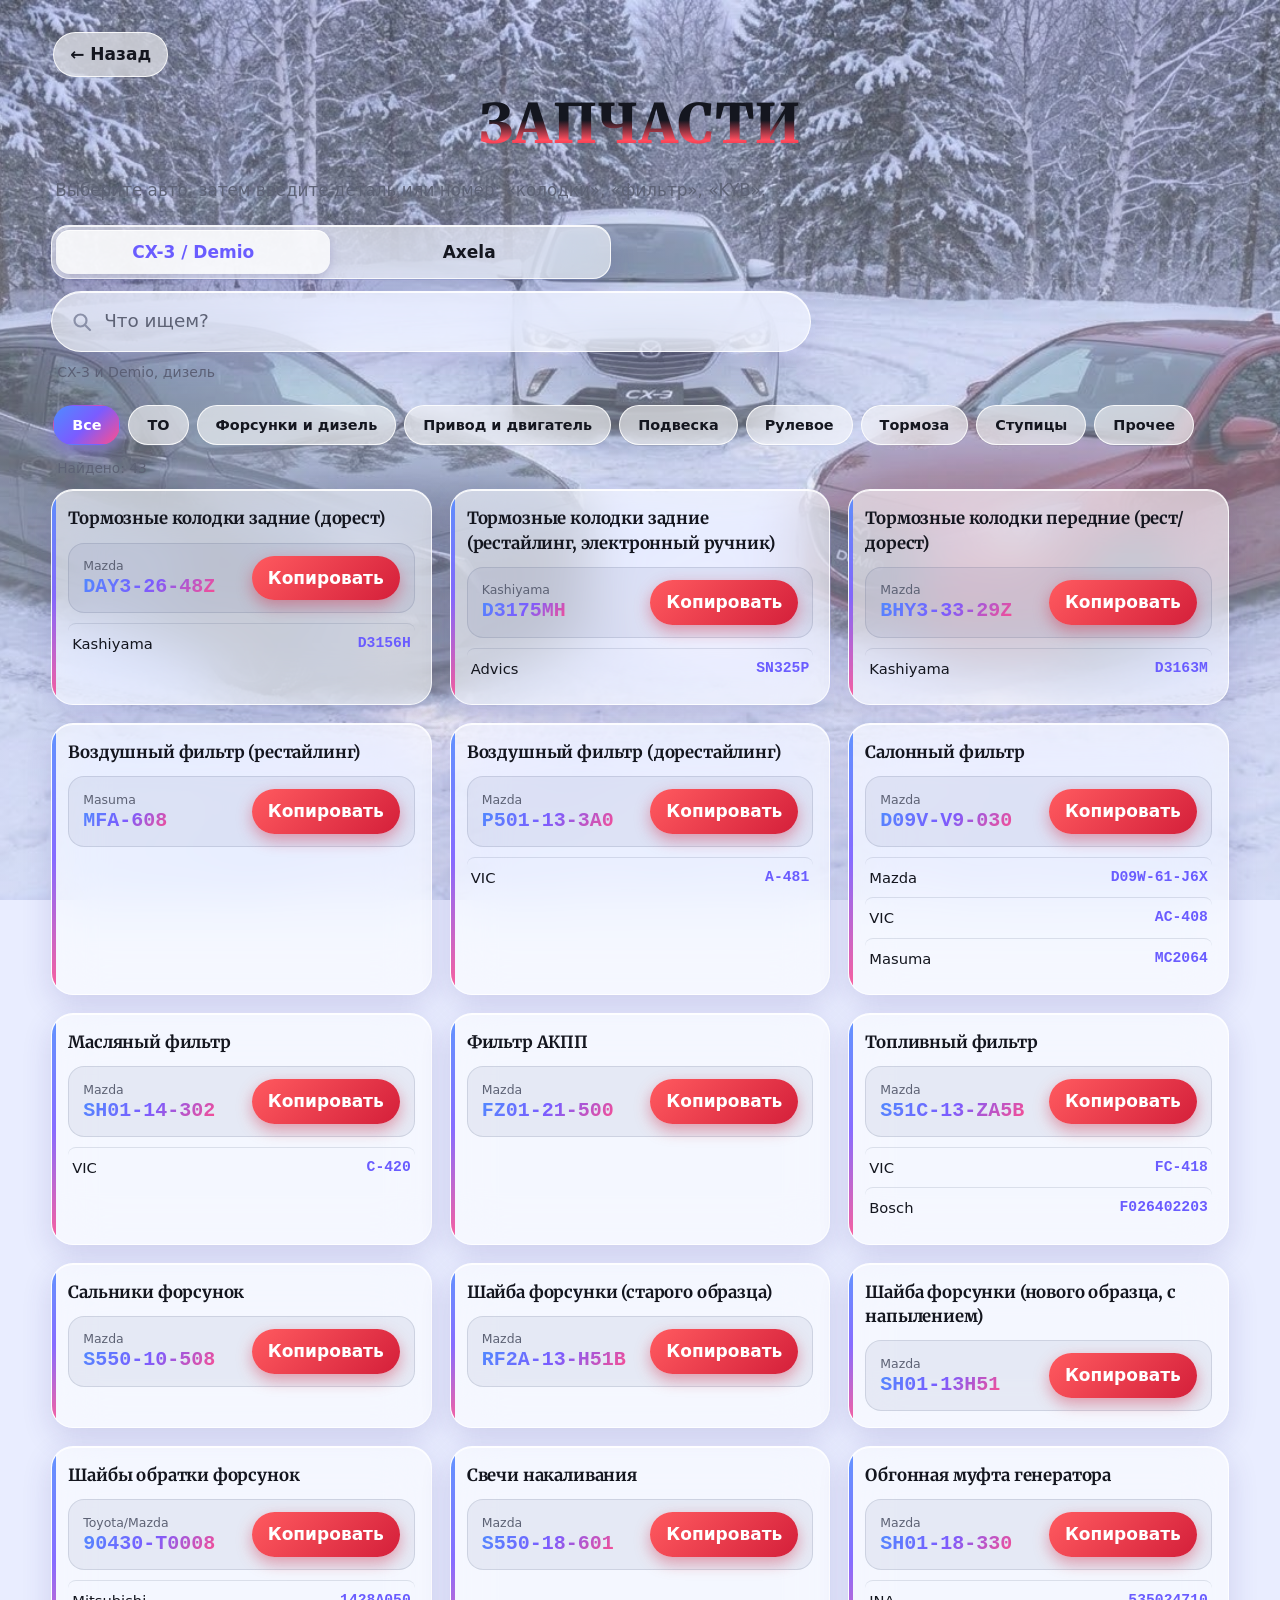
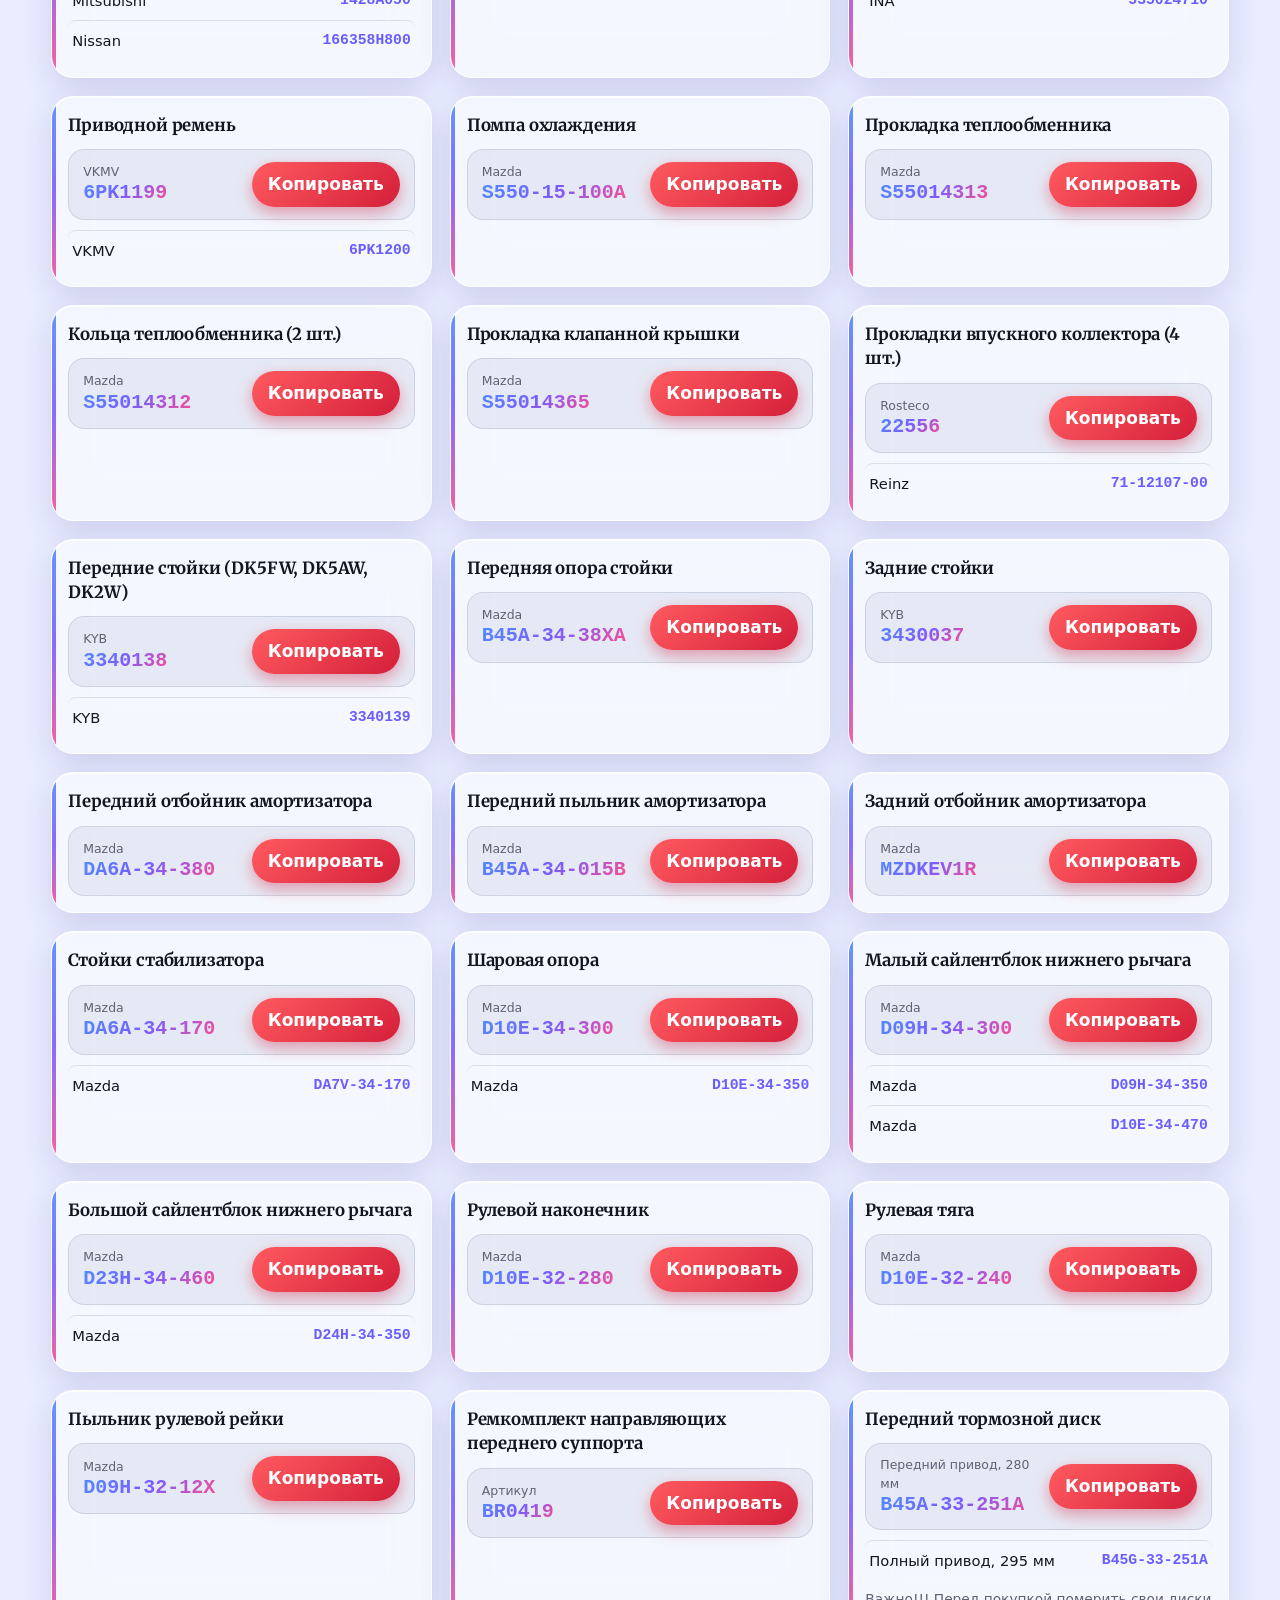
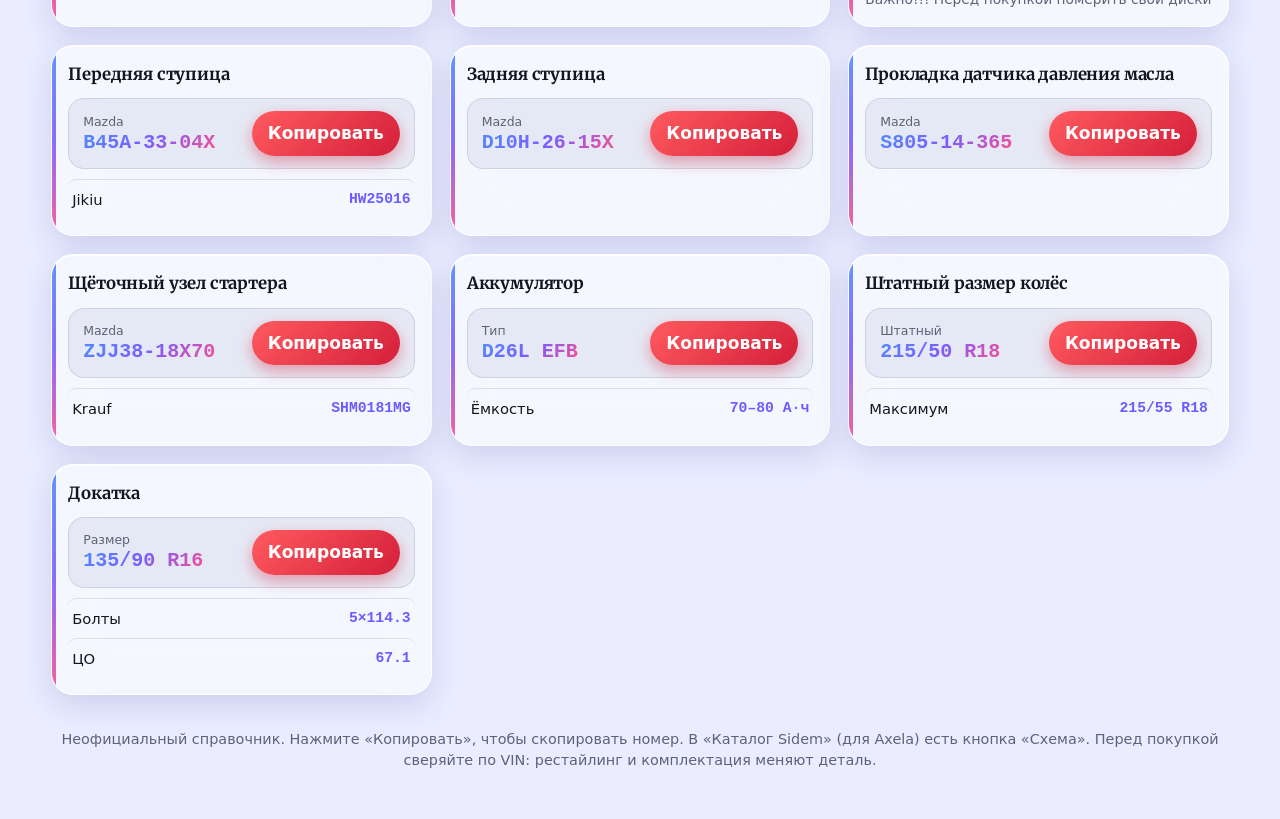
<file: parts.html>
<!DOCTYPE html>
<html lang="ru">
<head>
<meta charset="utf-8">
<meta name="viewport" content="width=device-width,initial-scale=1,viewport-fit=cover">
<title>Mazda Diesel · запчасти</title>
<link rel="preconnect" href="https://fonts.googleapis.com">
<link rel="preconnect" href="https://fonts.gstatic.com" crossorigin>
<link href="https://fonts.googleapis.com/css2?family=Merriweather:wght@400;700;900&display=swap" rel="stylesheet">
<link rel="stylesheet" href="ios-style.css">
</head>
<body>
<main>
<a class="back" href="./">← Назад</a>
<h1 class="brand page"><span class="t">Запчасти</span></h1>
<div class="cars modes" id="modes" hidden role="group" aria-label="Раздел сайта"></div>
<p class="sub" id="sub">Выберите авто, затем введите деталь или номер: «колодки», «фильтр», «KYB».</p>
<div class="cars" id="cars" role="group" aria-label="Авто"></div>
<div class="cars" id="tabs" role="group" aria-label="Раздел" hidden></div>
<input id="q" type="search" placeholder="Что ищем?" autocomplete="off" aria-label="Поиск запчасти">
<div class="sub2" id="carinfo"></div>
<div class="chips" id="cats" role="group" aria-label="Категории"></div>
<div class="count" id="count" aria-live="polite"></div>
<div id="list"></div>
<div class="modal" id="modal" hidden role="dialog" aria-modal="true"><div class="sheet" id="sheet"></div></div>
<p class="foot" id="foot">Неофициальный справочник. Нажмите «Копировать», чтобы скопировать номер. В «Каталог Sidem» (для Axela) есть кнопка «Схема». Перед покупкой сверяйте по VIN: рестайлинг и комплектация меняют деталь.</p>
</main>

<script>window.PAGE_MODE="parts";</script>
<script src="app.js"></script>
</body>
</html>
</file>
<file: ios-style.css>
/* Вставьте всё это между <style> и </style> в index.html */
:root{
--bg1:#e9edff;--ink:#14161f;--mute:#5d6275;
--glass:rgba(255,255,255,.58);--glass2:rgba(255,255,255,.78);--edge:rgba(255,255,255,.85);--line:rgba(60,70,110,.14);
--card:var(--glass);--bg:rgba(120,130,170,.12);--chip:rgba(120,130,170,.16);
--acc:#6a5cff;--acc2:#ff4d8d;--accink:#fff;
--grad:linear-gradient(135deg,#4f8bff 0%,#7b5cff 50%,#ff4d8d 100%);
--red:linear-gradient(135deg,#ff5a5f,#d41f3a);
--shadow:0 10px 30px rgba(60,50,140,.16),0 1px 0 rgba(255,255,255,.9) inset;
--r:22px
}
@media (prefers-color-scheme:dark){:root{
--bg1:#0b0d18;--ink:#f3f4fb;--mute:#a1a6bd;
--glass:rgba(34,38,58,.55);--glass2:rgba(48,53,80,.72);--edge:rgba(255,255,255,.14);--line:rgba(255,255,255,.1);
--bg:rgba(255,255,255,.07);--chip:rgba(255,255,255,.1);
--acc:#8c7dff;--acc2:#ff6aa3;--accink:#fff;
--shadow:0 12px 34px rgba(0,0,0,.45),0 1px 0 rgba(255,255,255,.12) inset}}
*{box-sizing:border-box;-webkit-tap-highlight-color:transparent}
html{background:var(--bg1);min-height:100%}
html::after{content:"";position:fixed;inset:0;z-index:-2;pointer-events:none;background:linear-gradient(180deg,rgba(233,237,255,.25),rgba(233,237,255,.55)),url(bg.jpg) center/cover no-repeat}
@media (prefers-color-scheme:dark){html::after{background:linear-gradient(180deg,rgba(11,13,24,.55),rgba(11,13,24,.8)),url(bg.jpg) center/cover no-repeat}}
html,body{margin:0}
body{color:var(--ink);font:16px/1.45 -apple-system,BlinkMacSystemFont,"SF Pro Text","Segoe UI",system-ui,sans-serif;padding:max(18px,env(safe-area-inset-top)) 16px max(28px,env(safe-area-inset-bottom));min-height:100vh;position:relative}
@keyframes rise{from{opacity:0;transform:translateY(14px) scale(.98)}to{opacity:1;transform:none}}
main{max-width:720px;margin:0 auto}
h1{font-size:2.1rem;font-weight:800;margin:10px 4px 6px;letter-spacing:-.03em;background:var(--grad);-webkit-background-clip:text;background-clip:text;color:transparent}
.sub{color:var(--mute);margin:0 4px 18px}
.sub2{color:var(--mute);font-size:.88rem;margin:10px 6px 4px}
/* стекло */
.card,.cars,input,.sheet,.warn{-webkit-backdrop-filter:blur(26px) saturate(1.8);backdrop-filter:blur(26px) saturate(1.8)}
input{width:100%;font:inherit;font-size:1.1rem;color:var(--ink);background:var(--glass) url("data:image/svg+xml,%3Csvg xmlns='http://www.w3.org/2000/svg' width='20' height='20' fill='none' stroke='%238a90a8' stroke-width='2.2' stroke-linecap='round'%3E%3Ccircle cx='8.5' cy='8.5' r='6'/%3E%3Cpath d='M13 13l5 5'/%3E%3C/svg%3E") no-repeat 16px center;border:1px solid var(--edge);border-radius:99px;padding:14px 18px 14px 46px;box-shadow:var(--shadow);transition:box-shadow .25s,transform .25s}
input::placeholder{color:var(--mute)}
input:focus{outline:none;box-shadow:0 0 0 3px color-mix(in srgb,var(--acc) 45%,transparent),var(--shadow);transform:scale(1.01)}
button:focus-visible{outline:3px solid var(--acc);outline-offset:2px}
/* сегментный контроль */
.cars{display:flex;gap:2px;margin-bottom:12px;padding:4px;background:var(--glass);border:1px solid var(--edge);border-radius:18px;box-shadow:var(--shadow)}
.cars[hidden]{display:none}
.car{flex:1;border:0;background:transparent;color:var(--ink);font:inherit;font-weight:600;padding:10px 8px;border-radius:14px;cursor:pointer;transition:all .25s cubic-bezier(.3,1.4,.5,1)}
.car:active{transform:scale(.95)}
.car[aria-pressed=true]{background:var(--glass2);box-shadow:0 3px 12px rgba(40,30,120,.2),0 1px 0 var(--edge) inset;color:var(--acc)}
.modes .car[aria-pressed=true]{background:var(--grad);color:#fff;box-shadow:0 6px 18px rgba(123,92,255,.5)}
.chips{display:flex;gap:8px;overflow-x:auto;padding:14px 2px 12px;scrollbar-width:none}
.chips::-webkit-scrollbar{display:none}
.chips[hidden],.foot[hidden]{display:none}
.chip{flex:none;border:1px solid var(--edge);background:var(--glass);color:var(--ink);font:inherit;font-size:.9rem;font-weight:600;padding:8px 15px;border-radius:99px;cursor:pointer;transition:all .25s cubic-bezier(.3,1.4,.5,1);-webkit-backdrop-filter:blur(14px);backdrop-filter:blur(14px)}
.chip:active{transform:scale(.93)}
.chip[aria-pressed=true]{background:var(--grad);color:#fff;border-color:transparent;box-shadow:0 6px 16px rgba(123,92,255,.45)}
.count{color:var(--mute);font-size:.86rem;margin:0 6px 10px}
/* карточки */
.card{background:var(--glass);border:1px solid var(--edge);border-radius:var(--r);padding:16px;margin-bottom:12px;box-shadow:var(--shadow);animation:rise .5s cubic-bezier(.2,.9,.3,1) backwards;position:relative;overflow:hidden}
.card::before{content:"";position:absolute;left:0;top:0;bottom:0;width:4px;background:var(--grad);opacity:.9}
.card h3{margin:0 0 12px;font-size:1.05rem;font-weight:700;letter-spacing:-.01em}
.oem{display:flex;align-items:center;justify-content:space-between;gap:10px;background:var(--bg);border-radius:16px;padding:12px 14px;border:1px solid var(--line)}
.num{font:700 1.25rem/1.2 ui-monospace,"SF Mono",Consolas,monospace;word-break:break-all;background:var(--grad);-webkit-background-clip:text;background-clip:text;color:transparent}
.lbl{font-size:.78rem;color:var(--mute)}
button.copy{font:inherit;font-weight:700;border:0;border-radius:99px;cursor:pointer;padding:10px 16px;background:var(--red);color:#fff;flex:none;box-shadow:0 6px 16px rgba(212,31,58,.4);transition:transform .2s cubic-bezier(.3,1.4,.5,1),filter .2s}
button.copy:active{transform:scale(.92)}
button.copy.sec{background:var(--grad);box-shadow:0 6px 16px rgba(123,92,255,.4)}
.btns{display:flex;gap:6px;flex:none}
.an{margin:10px 0 0;padding:0;list-style:none;font-size:.92rem}
.an li{display:flex;justify-content:space-between;gap:8px;padding:9px 4px;border-top:1px solid var(--line);cursor:pointer;border-radius:8px;transition:background .2s}
.an li:active{background:var(--chip)}
.an b{font-family:ui-monospace,"SF Mono",Consolas,monospace;text-align:right;white-space:nowrap;flex:none;color:var(--acc)}
.note{margin-top:10px;font-size:.86rem;color:var(--mute)}
.empty{text-align:center;color:var(--mute);padding:36px 8px}
/* шторка */
.modal{position:fixed;inset:0;background:rgba(10,12,30,.45);-webkit-backdrop-filter:blur(8px);backdrop-filter:blur(8px);display:flex;align-items:flex-end;justify-content:center;z-index:9;padding:0}
.modal[hidden]{display:none}
.sheet{background:var(--glass2);border:1px solid var(--edge);color:var(--ink);width:100%;max-width:560px;max-height:92vh;overflow:auto;border-radius:30px 30px 0 0;padding:26px 18px max(22px,env(safe-area-inset-bottom));box-shadow:0 -20px 60px rgba(0,0,0,.3);animation:up .45s cubic-bezier(.2,.9,.3,1);position:relative}
.sheet::before{content:"";position:absolute;top:8px;left:50%;width:42px;height:5px;margin-left:-21px;border-radius:9px;background:var(--mute);opacity:.4}
@keyframes up{from{transform:translateY(60%);opacity:0}to{transform:none;opacity:1}}
.sheet h3{margin:0 0 4px}
.hl{display:inline-block;background:var(--grad);color:#fff;font:700 1.3rem ui-monospace,"SF Mono",Consolas,monospace;padding:7px 14px;border-radius:14px;margin:6px 0 12px;box-shadow:0 8px 20px rgba(123,92,255,.4)}
.ph{width:100%;aspect-ratio:4/3;background:#fff;border-radius:18px;display:flex;align-items:center;justify-content:center;overflow:hidden;color:#6b6f73;font-size:.9rem;text-align:center}
.ph img{width:100%;height:100%;object-fit:contain}
.sheet a,.sheet button{display:block;width:100%;flex:1;text-align:center;font:inherit;font-weight:700;border:0;border-radius:16px;padding:14px;margin-top:10px;cursor:pointer;text-decoration:none;background:var(--chip);color:var(--ink);transition:transform .2s cubic-bezier(.3,1.4,.5,1)}
.sheet a:active,.sheet button:active{transform:scale(.97)}
.sheet .go{background:var(--grad);color:#fff;box-shadow:0 8px 22px rgba(123,92,255,.45)}
.sv{position:relative;overflow:hidden;background:#fff;border-radius:18px;width:100%;box-shadow:0 4px 16px rgba(0,0,0,.12)}
.si{position:absolute;left:0;top:0;transform-origin:0 0}
.si img{display:block;width:100%;height:auto}
.hb{position:absolute;border:3px solid #e11d2a;background:rgba(225,29,42,.2);border-radius:10px;box-shadow:0 0 0 2px #fff,0 0 18px rgba(225,29,42,.6);animation:pl 1.4s ease-in-out infinite}
@keyframes pl{50%{background:rgba(225,29,42,.38)}}
.seg{display:flex;gap:4px;margin:0 0 10px;padding:4px;background:var(--chip);border-radius:16px}
.seg button{margin:0;padding:9px;background:transparent;border-radius:12px}
.seg button[aria-pressed=true]{background:var(--glass2);color:var(--acc);box-shadow:0 3px 10px rgba(40,30,120,.2)}
.others{font-size:.88rem;color:var(--mute);margin-top:10px}
.others b{font-family:ui-monospace,Consolas,monospace;color:var(--ink)}
.foot{color:var(--mute);font-size:.8rem;margin:22px 6px 0;text-align:center}
/* инструкции */
.guide{padding:0}
.guide summary{list-style:none;cursor:pointer;padding:16px;display:flex;justify-content:space-between;align-items:center;gap:10px}
.guide summary::-webkit-details-marker{display:none}
.guide summary h3{margin:0}
.guide summary::after{content:"+";display:grid;place-items:center;width:30px;height:30px;border-radius:50%;background:var(--grad);color:#fff;font:700 1.2rem/1 ui-monospace,Consolas,monospace;flex:none;transition:transform .3s cubic-bezier(.3,1.4,.5,1)}
.guide[open] summary::after{transform:rotate(135deg)}
.guide .body{padding:0 16px 16px;border-top:1px solid var(--line);animation:rise .4s ease}
.tag{display:inline-block;background:linear-gradient(135deg,rgba(79,139,255,.2),rgba(255,77,141,.2));color:var(--acc);font-weight:600;font-size:.78rem;padding:3px 10px;border-radius:99px;margin-top:6px}
.steps{margin:12px 0 0;padding-left:1.4em}
.steps li{margin:0 0 12px}
.steps li::marker{color:var(--acc);font-weight:700}
.steps img{display:block;width:100%;height:auto;border-radius:14px;margin-top:8px;background:#fff}
.guide h4{margin:18px 0 0;font-size:1.02rem;color:var(--acc)}
.guide h4+.steps{margin-top:8px}
.src{display:block;margin-top:12px;text-align:center;text-decoration:none;font-weight:700;background:var(--grad);color:#fff;padding:13px 14px;border-radius:16px;word-break:break-word;box-shadow:0 8px 20px rgba(123,92,255,.35);transition:transform .2s cubic-bezier(.3,1.4,.5,1)}
.src:active{transform:scale(.97)}
.src.alt{background:var(--chip);color:var(--ink);box-shadow:none}
.src.nolink{background:var(--chip);color:var(--ink);text-align:left;box-shadow:none}
.gvid{display:block;width:100%;max-width:420px;height:auto;border-radius:18px;margin:10px auto;background:#000}
.gimg{display:block;width:100%;max-width:420px;height:auto;border-radius:18px;margin:10px auto;box-shadow:0 6px 20px rgba(0,0,0,.18)}
.txt{white-space:pre-line;line-height:1.55;word-break:break-word;margin-top:8px}
.txt a{color:var(--acc);font-weight:700;word-break:break-all}
.tw{overflow-x:auto;margin-top:8px}
.ft{border-collapse:collapse;width:100%;font-size:.86rem}
.ft th,.ft td{border-top:1px solid var(--line);padding:7px 6px;text-align:left;vertical-align:top}
.ft th{color:var(--mute);font-weight:600}
.ft td:nth-child(2){font:700 .84rem ui-monospace,Consolas,monospace;white-space:nowrap;color:var(--acc)}
.ft td:nth-child(3){white-space:nowrap}
.ft .lbl{margin-top:2px}
.warn{margin-top:12px;padding:11px 14px;border-left:5px solid #ff9f0a;background:rgba(255,159,10,.14);border-radius:14px;font-size:.9rem}
.warn.hot{background:rgba(255,69,58,.16);border-left:6px solid #ff453a;font-size:1.02rem}
.warn.big{font-size:1.25rem;line-height:1.35;font-weight:800;text-transform:uppercase;text-align:center;border-left-width:8px;padding:16px 14px;background:rgba(255,69,58,.22);animation:pulse 2s ease-in-out infinite}
@keyframes pulse{50%{box-shadow:0 0 22px rgba(255,69,58,.5)}}
.warn a{color:var(--acc);font-weight:700;word-break:break-all}
@media (prefers-reduced-motion:reduce){*,*::before,*::after{animation:none!important;transition:none!important}}

/* ===== ПК и планшеты: полноэкранная раскладка (телефон остаётся как был) ===== */
@media (min-width:900px){
body{font-size:17px;padding:max(32px,env(safe-area-inset-top)) clamp(24px,4vw,64px) 48px}
main{max-width:1500px}
h1{font-size:3rem;margin:6px 4px 8px}
.sub{font-size:1.05rem;margin-bottom:22px}
/* панель управления слева-направо, не растягиваем на весь экран */
.cars{max-width:560px}
input{max-width:760px;font-size:1.15rem;padding:16px 22px 16px 52px;background-position:20px center}
.chips{flex-wrap:wrap;overflow:visible;padding:18px 2px 14px}
.chip{padding:9px 18px;transition:all .25s cubic-bezier(.3,1.4,.5,1)}
.chip:hover{transform:translateY(-2px);background:var(--glass2)}
.chip[aria-pressed=true]:hover{background:var(--grad)}
.car:hover{background:var(--chip)}
.car[aria-pressed=true]:hover{background:var(--glass2)}
.modes .car[aria-pressed=true]:hover{background:var(--grad)}
/* карточки сеткой на весь экран */
#list{display:grid;grid-template-columns:repeat(auto-fill,minmax(360px,1fr));gap:18px;align-items:start}
#list .card{margin:0;height:100%;transition:transform .3s cubic-bezier(.3,1.4,.5,1),box-shadow .3s}
#list .card:hover{transform:translateY(-4px);box-shadow:0 18px 44px rgba(60,50,140,.28),0 1px 0 rgba(255,255,255,.9) inset}
#list .empty{grid-column:1/-1}
#list .guide{height:auto}
#list .guide[open]{grid-column:1/-1}
#list .guide[open] .body{max-width:960px}
button.copy:hover{filter:brightness(1.1);transform:translateY(-1px)}
.an li:hover{background:var(--chip)}
.src:hover,.sheet a:hover,.sheet button:hover{transform:translateY(-2px)}
/* деталь открывается окном по центру, а не шторкой */
.modal{align-items:center;padding:24px}
.sheet{max-width:760px;max-height:90vh;border-radius:30px;padding:30px;animation:pop .35s cubic-bezier(.2,.9,.3,1)}
.sheet::before{display:none}
@keyframes pop{from{transform:scale(.92);opacity:0}to{transform:none;opacity:1}}
.foot{font-size:.9rem;margin-top:34px}
}
@media (min-width:1500px){
#list{grid-template-columns:repeat(auto-fill,minmax(400px,1fr))}
}

/* ===== Шрифт заголовков: Merriweather (подключается через Google Fonts в <head>) ===== */
:root{--f-head:"Merriweather",Georgia,"Times New Roman",serif}
h1,h2,h3,h4,.brand{font-family:var(--f-head)}

/* ===== ГЛАВНАЯ: заголовок + кнопки ===== */
.home{min-height:calc(100vh - 60px);display:flex;flex-direction:column;align-items:center;justify-content:flex-start;text-align:center;padding-top:6vh}
.brand{font-weight:900;font-size:clamp(2.2rem,8.5vw,4.6rem);line-height:1.15;letter-spacing:.02em;text-transform:uppercase;margin:0;color:var(--ink);text-align:center;background:none;-webkit-text-fill-color:initial}
.brand .t{display:inline-block;padding-bottom:.06em;background:linear-gradient(to top,#c8102e 0%,#ff4d5e 28%,var(--ink) 58%);-webkit-background-clip:text;background-clip:text;color:transparent;-webkit-text-fill-color:transparent}
.brand small{display:block;font-family:-apple-system,BlinkMacSystemFont,"SF Pro Text","Segoe UI",system-ui,sans-serif;font-size:.3em;font-weight:500;letter-spacing:.5em;margin-top:.6em;color:var(--mute);-webkit-text-fill-color:var(--mute)}
.brand.page{font-size:clamp(2rem,8vw,3.4rem);margin:6px 0 20px}
.menu{display:grid;grid-template-columns:1fr;gap:18px;width:100%;max-width:460px;margin-top:9vh}
.big{display:flex;align-items:center;justify-content:center;gap:12px;padding:30px 20px;border-radius:28px;font-weight:800;font-size:1.5rem;letter-spacing:-.01em;text-decoration:none;color:var(--ink);background:var(--glass);border:1px solid var(--edge);-webkit-backdrop-filter:blur(26px) saturate(1.8);backdrop-filter:blur(26px) saturate(1.8);box-shadow:var(--shadow),0 18px 0 -8px rgba(60,50,140,.12);transform:translateY(0);transition:transform .35s cubic-bezier(.3,1.4,.5,1),box-shadow .35s,filter .35s;cursor:pointer;user-select:none}
.big span{font-size:1.7rem}
.big:nth-child(2){background:var(--grad);color:#fff;border-color:transparent}
.big.err{background:var(--red);color:#fff;border-color:transparent}
.big.tw{text-align:center;line-height:1.2;background:linear-gradient(135deg,#1f2937,#4b5563);color:#fff;border-color:transparent}
.big.down{transform:translateY(10px) scale(.95);filter:brightness(.94);box-shadow:inset 0 6px 18px rgba(30,20,90,.35),0 1px 0 rgba(255,255,255,.4)}
@media (min-width:900px){
.menu{grid-template-columns:1fr 1fr;max-width:820px}
.big{padding:44px 20px;font-size:1.8rem}
.big.wide{grid-column:1/-1;justify-self:center;width:calc(50% - 9px)}
.big.tw{font-size:1.45rem}
.big:hover{transform:translateY(-4px)}
.big.down{transform:translateY(10px) scale(.95)}
}
.back{display:inline-flex;align-items:center;gap:6px;margin:0 0 10px 2px;padding:9px 16px;border-radius:99px;font-weight:700;text-decoration:none;color:var(--ink);background:var(--glass);border:1px solid var(--edge);-webkit-backdrop-filter:blur(14px);backdrop-filter:blur(14px);transition:transform .25s cubic-bezier(.3,1.4,.5,1)}
.back:active{transform:scale(.94)}
</file>
